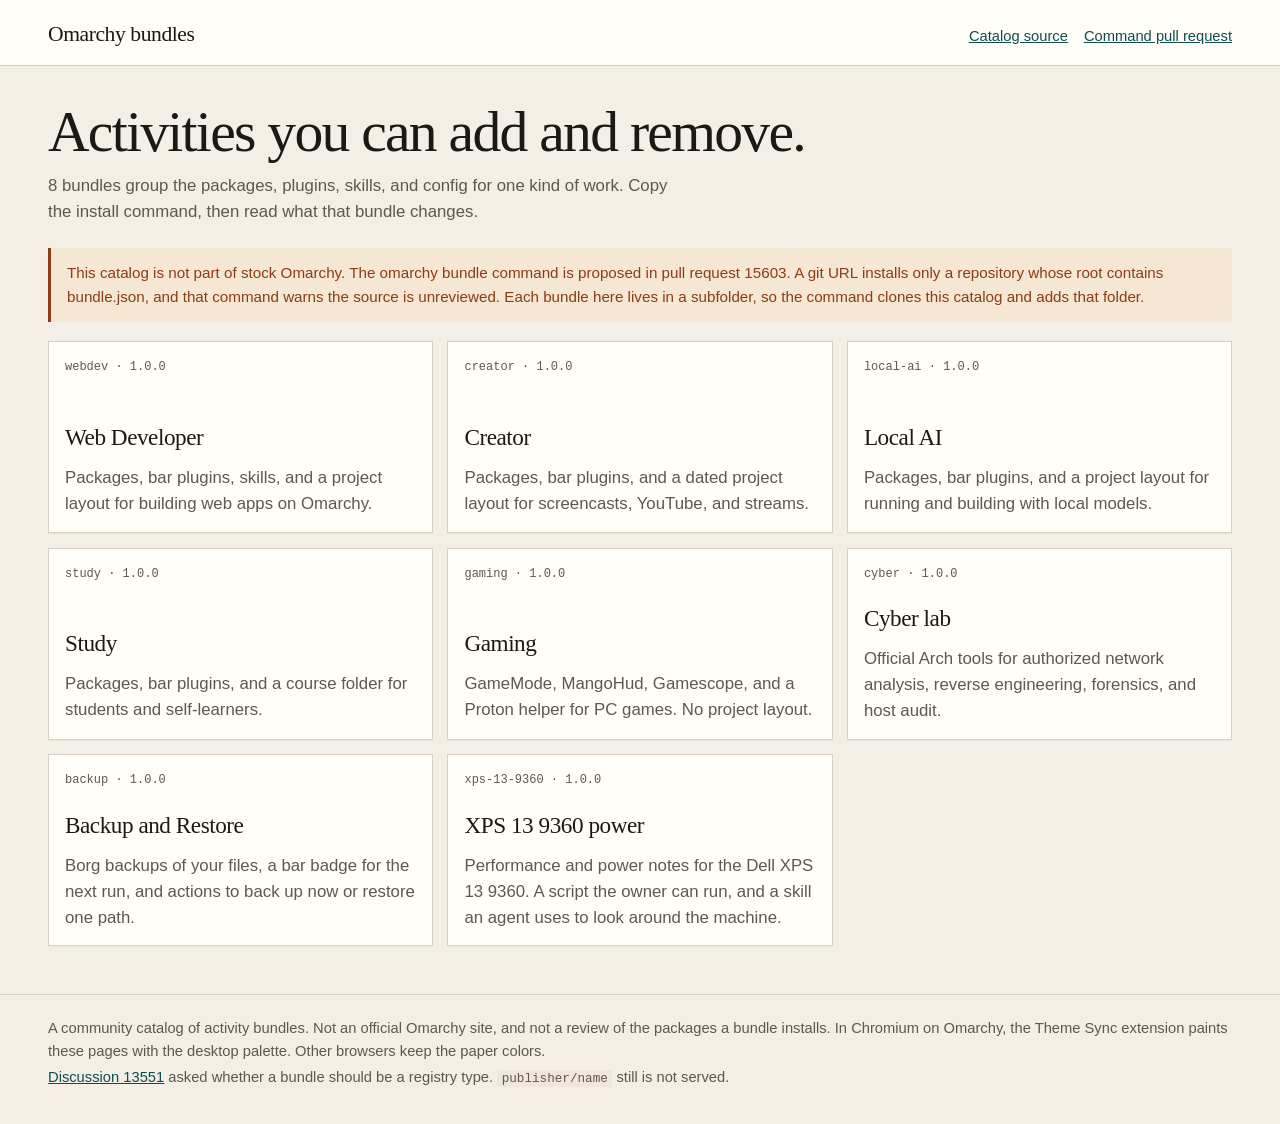
<file: site/index.html>
<!DOCTYPE html>
<html lang="en">
<head>
<meta charset="utf-8">
<meta name="viewport" content="width=device-width, initial-scale=1">
<title>Omarchy bundles</title>
<link rel="stylesheet" href="css/site.css">
</head>
<body>
<a class="skip" href="#content">Skip to content</a>
<header class="site">
  <div class="wrap brand">
    <a class="mark" href="index.html">Omarchy bundles</a>
    <nav>
      <a href="https://github.com/calledtoconstruct/omarchy-bundles">Catalog source</a>
      <a href="https://github.com/omacom/omarchy/pull/15603">Command pull request</a>
    </nav>
  </div>
</header>

<main id="content">
  <div class="wrap hero">
    <h1>Activities you can add and remove.</h1>
    <p class="lede">8 bundles group the packages, plugins, skills, and config for one kind of work. Copy the install command, then read what that bundle changes.</p>
    <p class="notice">This catalog is not part of stock Omarchy. The omarchy bundle command is proposed in pull request 15603. A git URL installs only a repository whose root contains bundle.json, and that command warns the source is unreviewed. Each bundle here lives in a subfolder, so the command clones this catalog and adds that folder.</p>
  </div>
  <div class="wrap grid">
    <a class="card" href="bundles/webdev/"><p class="meta">webdev · 1.0.0</p><h2>Web Developer</h2><p>Packages, bar plugins, skills, and a project layout for building web apps on Omarchy.</p></a><a class="card" href="bundles/creator/"><p class="meta">creator · 1.0.0</p><h2>Creator</h2><p>Packages, bar plugins, and a dated project layout for screencasts, YouTube, and streams.</p></a><a class="card" href="bundles/local-ai/"><p class="meta">local-ai · 1.0.0</p><h2>Local AI</h2><p>Packages, bar plugins, and a project layout for running and building with local models.</p></a><a class="card" href="bundles/study/"><p class="meta">study · 1.0.0</p><h2>Study</h2><p>Packages, bar plugins, and a course folder for students and self-learners.</p></a><a class="card" href="bundles/gaming/"><p class="meta">gaming · 1.0.0</p><h2>Gaming</h2><p>GameMode, MangoHud, Gamescope, and a Proton helper for PC games. No project layout.</p></a><a class="card" href="bundles/cyber/"><p class="meta">cyber · 1.0.0</p><h2>Cyber lab</h2><p>Official Arch tools for authorized network analysis, reverse engineering, forensics, and host audit.</p></a><a class="card" href="bundles/backup/"><p class="meta">backup · 1.0.0</p><h2>Backup and Restore</h2><p>Borg backups of your files, a bar badge for the next run, and actions to back up now or restore one path.</p></a><a class="card" href="bundles/xps-13-9360/"><p class="meta">xps-13-9360 · 1.0.0</p><h2>XPS 13 9360 power</h2><p>Performance and power notes for the Dell XPS 13 9360. A script the owner can run, and a skill an agent uses to look around the machine.</p></a>
  </div>
</main>

<footer class="site">
  <div class="wrap">
    <p>A community catalog of activity bundles. Not an official Omarchy site, and not a review of the packages a bundle installs. In Chromium on Omarchy, the Theme Sync extension paints these pages with the desktop palette. Other browsers keep the paper colors.</p>
    <p><a href="https://github.com/omacom/omarchy/discussions/13551">Discussion 13551</a> asked whether a bundle should be a registry type. <code>publisher/name</code> still is not served.</p>
  </div>
</footer>
<script>
document.querySelectorAll("button.copy").forEach(function (button) {
  button.addEventListener("click", function () {
    var text = button.parentElement.nextElementSibling.textContent;
    navigator.clipboard.writeText(text).then(function () {
      button.textContent = "Copied";
    });
  });
});
</script>
</body>
</html>
</file>
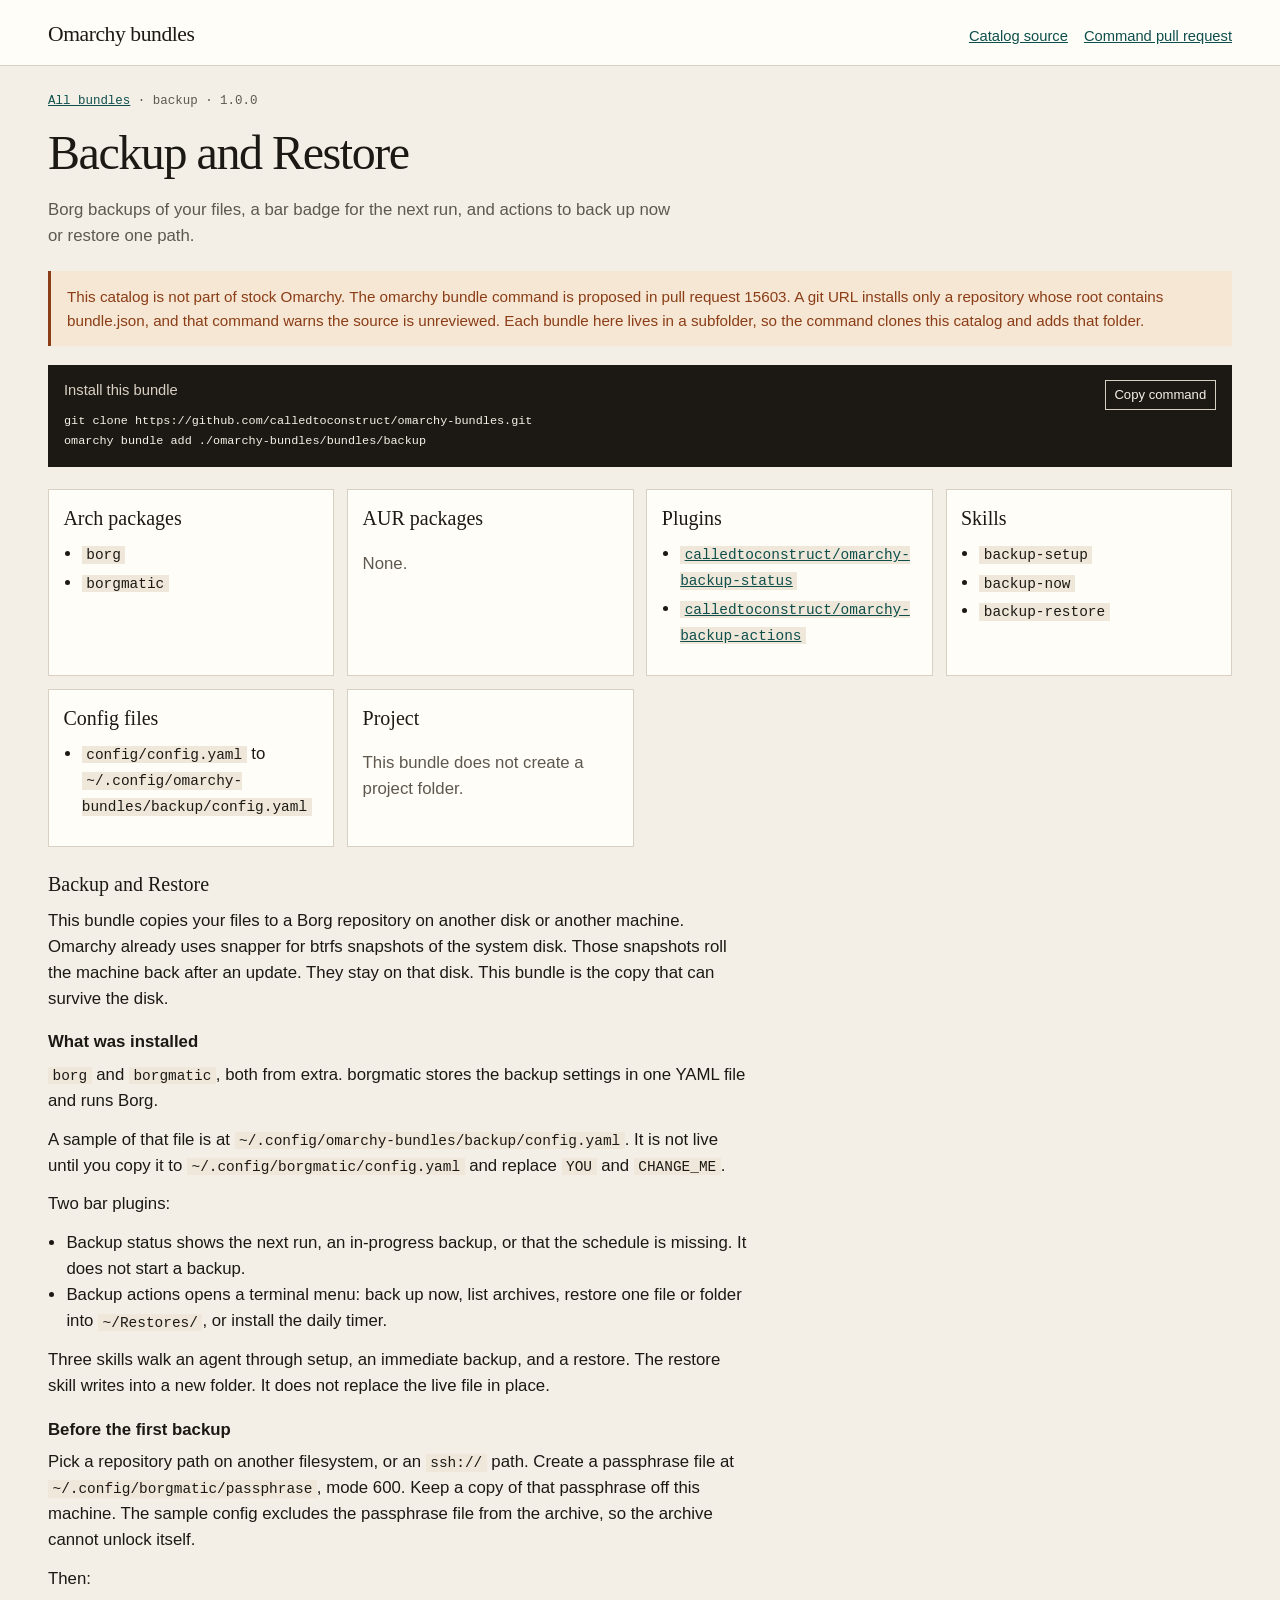
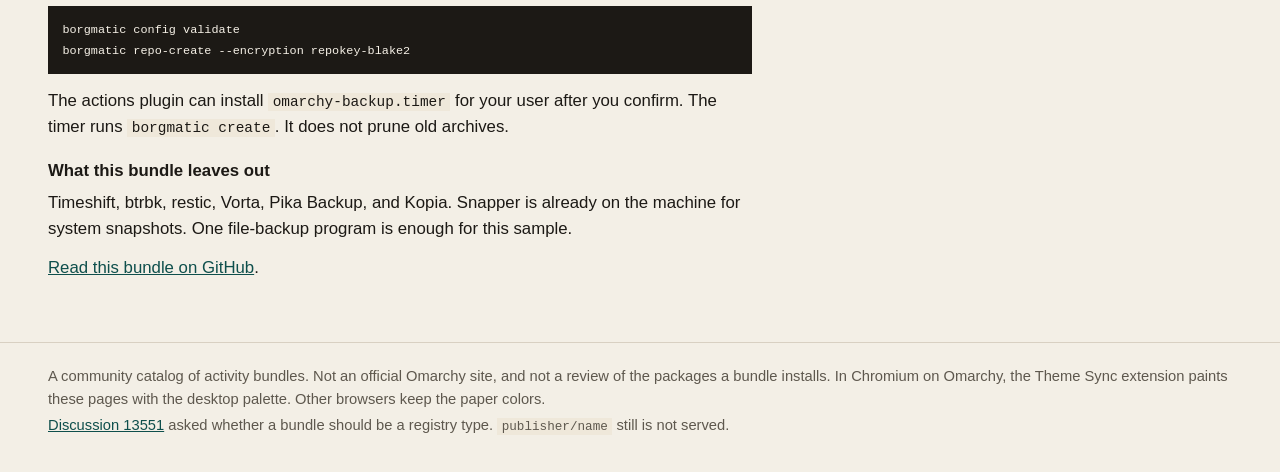
<file: site/bundles/backup/index.html>
<!DOCTYPE html>
<html lang="en">
<head>
<meta charset="utf-8">
<meta name="viewport" content="width=device-width, initial-scale=1">
<title>Backup and Restore · Omarchy bundles</title>
<link rel="stylesheet" href="../../css/site.css">
</head>
<body>
<a class="skip" href="#content">Skip to content</a>
<header class="site">
  <div class="wrap brand">
    <a class="mark" href="../../index.html">Omarchy bundles</a>
    <nav>
      <a href="https://github.com/calledtoconstruct/omarchy-bundles">Catalog source</a>
      <a href="https://github.com/omacom/omarchy/pull/15603">Command pull request</a>
    </nav>
  </div>
</header>

<main id="content" class="detail">
  <div class="wrap">
    <p class="kicker"><a href="../../index.html">All bundles</a> · backup · 1.0.0</p>
    <h1>Backup and Restore</h1>
    <p class="lede">Borg backups of your files, a bar badge for the next run, and actions to back up now or restore one path.</p>
    <p class="notice">This catalog is not part of stock Omarchy. The omarchy bundle command is proposed in pull request 15603. A git URL installs only a repository whose root contains bundle.json, and that command warns the source is unreviewed. Each bundle here lives in a subfolder, so the command clones this catalog and adds that folder.</p>
    <div class="install">
      <div class="row"><p>Install this bundle</p><button class="copy" type="button">Copy command</button></div>
      <pre><code>git clone https://github.com/calledtoconstruct/omarchy-bundles.git
omarchy bundle add ./omarchy-bundles/bundles/backup</code></pre>
    </div>
    <div class="facts">
      <section><h2>Arch packages</h2><ul><li><code>borg</code></li><li><code>borgmatic</code></li></ul></section>
      <section><h2>AUR packages</h2><p class="empty">None.</p></section>
      <section><h2>Plugins</h2><ul><li><a href="https://github.com/calledtoconstruct/omarchy-backup-status.git"><code>calledtoconstruct/omarchy-backup-status</code></a></li><li><a href="https://github.com/calledtoconstruct/omarchy-backup-actions.git"><code>calledtoconstruct/omarchy-backup-actions</code></a></li></ul></section>
      <section><h2>Skills</h2><ul><li><code>backup-setup</code></li><li><code>backup-now</code></li><li><code>backup-restore</code></li></ul></section>
      <section><h2>Config files</h2><ul><li><code>config/config.yaml</code> to <code>~/.config/omarchy-bundles/backup/config.yaml</code></li></ul></section>
      
      <section><h2>Project</h2><p class="empty">This bundle does not create a project folder.</p></section>
    </div>
    <article class="prose">
      <h2>Backup and Restore</h2>
<p>This bundle copies your files to a Borg repository on another disk or another machine. Omarchy already uses snapper for btrfs snapshots of the system disk. Those snapshots roll the machine back after an update. They stay on that disk. This bundle is the copy that can survive the disk.</p>
<h3>What was installed</h3>
<p><code>borg</code> and <code>borgmatic</code>, both from extra. borgmatic stores the backup settings in one YAML file and runs Borg.</p>
<p>A sample of that file is at <code>~/.config/omarchy-bundles/backup/config.yaml</code>. It is not live until you copy it to <code>~/.config/borgmatic/config.yaml</code> and replace <code>YOU</code> and <code>CHANGE_ME</code>.</p>
<p>Two bar plugins:</p>
<ul><li>Backup status shows the next run, an in-progress backup, or that the schedule is missing. It does not start a backup.</li><li>Backup actions opens a terminal menu: back up now, list archives, restore one file or folder into <code>~/Restores/</code>, or install the daily timer.</li></ul>
<p>Three skills walk an agent through setup, an immediate backup, and a restore. The restore skill writes into a new folder. It does not replace the live file in place.</p>
<h3>Before the first backup</h3>
<p>Pick a repository path on another filesystem, or an <code>ssh://</code> path. Create a passphrase file at <code>~/.config/borgmatic/passphrase</code>, mode 600. Keep a copy of that passphrase off this machine. The sample config excludes the passphrase file from the archive, so the archive cannot unlock itself.</p>
<p>Then:</p>
<pre><code>borgmatic config validate
borgmatic repo-create --encryption repokey-blake2</code></pre>
<p>The actions plugin can install <code>omarchy-backup.timer</code> for your user after you confirm. The timer runs <code>borgmatic create</code>. It does not prune old archives.</p>
<h3>What this bundle leaves out</h3>
<p>Timeshift, btrbk, restic, Vorta, Pika Backup, and Kopia. Snapper is already on the machine for system snapshots. One file-backup program is enough for this sample.</p>
      <p><a href="https://github.com/calledtoconstruct/omarchy-bundles/tree/main/bundles/backup">Read this bundle on GitHub</a>.</p>
    </article>
  </div>
</main>

<footer class="site">
  <div class="wrap">
    <p>A community catalog of activity bundles. Not an official Omarchy site, and not a review of the packages a bundle installs. In Chromium on Omarchy, the Theme Sync extension paints these pages with the desktop palette. Other browsers keep the paper colors.</p>
    <p><a href="https://github.com/omacom/omarchy/discussions/13551">Discussion 13551</a> asked whether a bundle should be a registry type. <code>publisher/name</code> still is not served.</p>
  </div>
</footer>
<script>
document.querySelectorAll("button.copy").forEach(function (button) {
  button.addEventListener("click", function () {
    var text = button.parentElement.nextElementSibling.textContent;
    navigator.clipboard.writeText(text).then(function () {
      button.textContent = "Copied";
    });
  });
});
</script>
</body>
</html>
</file>
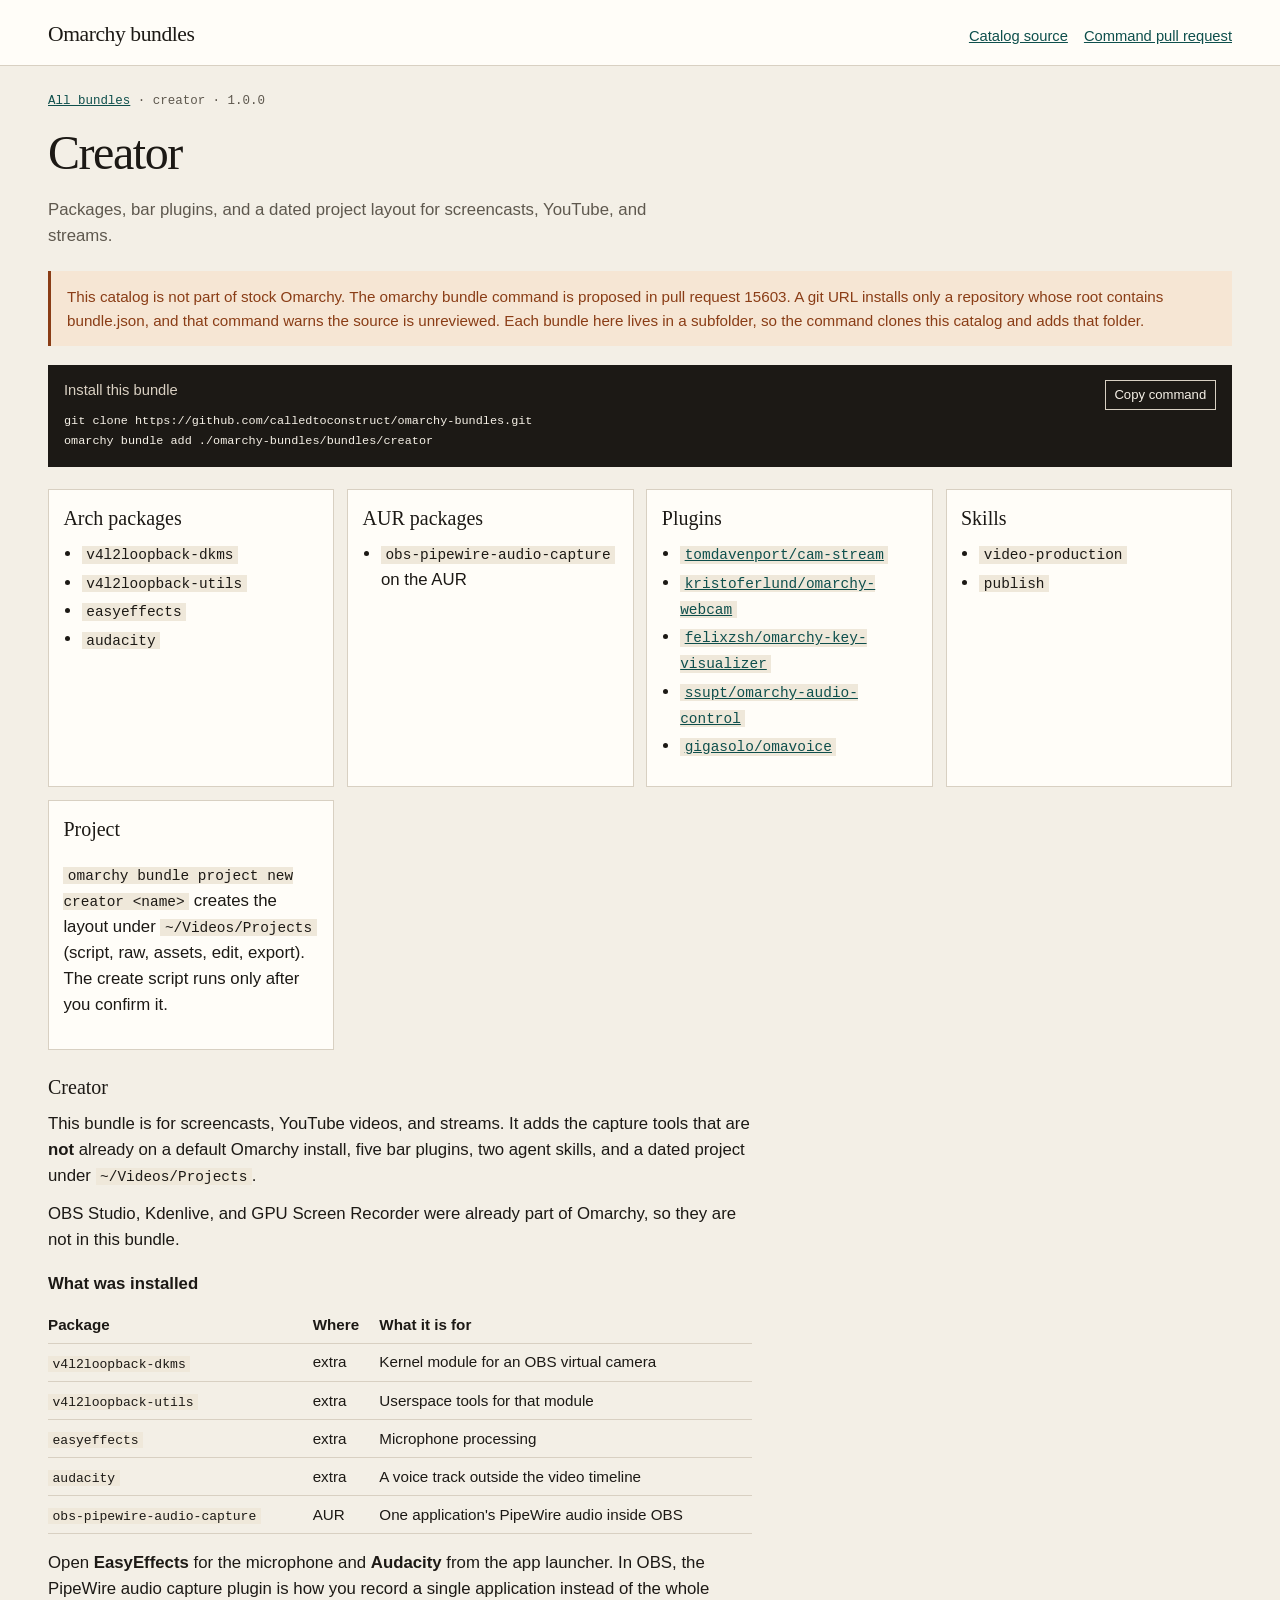
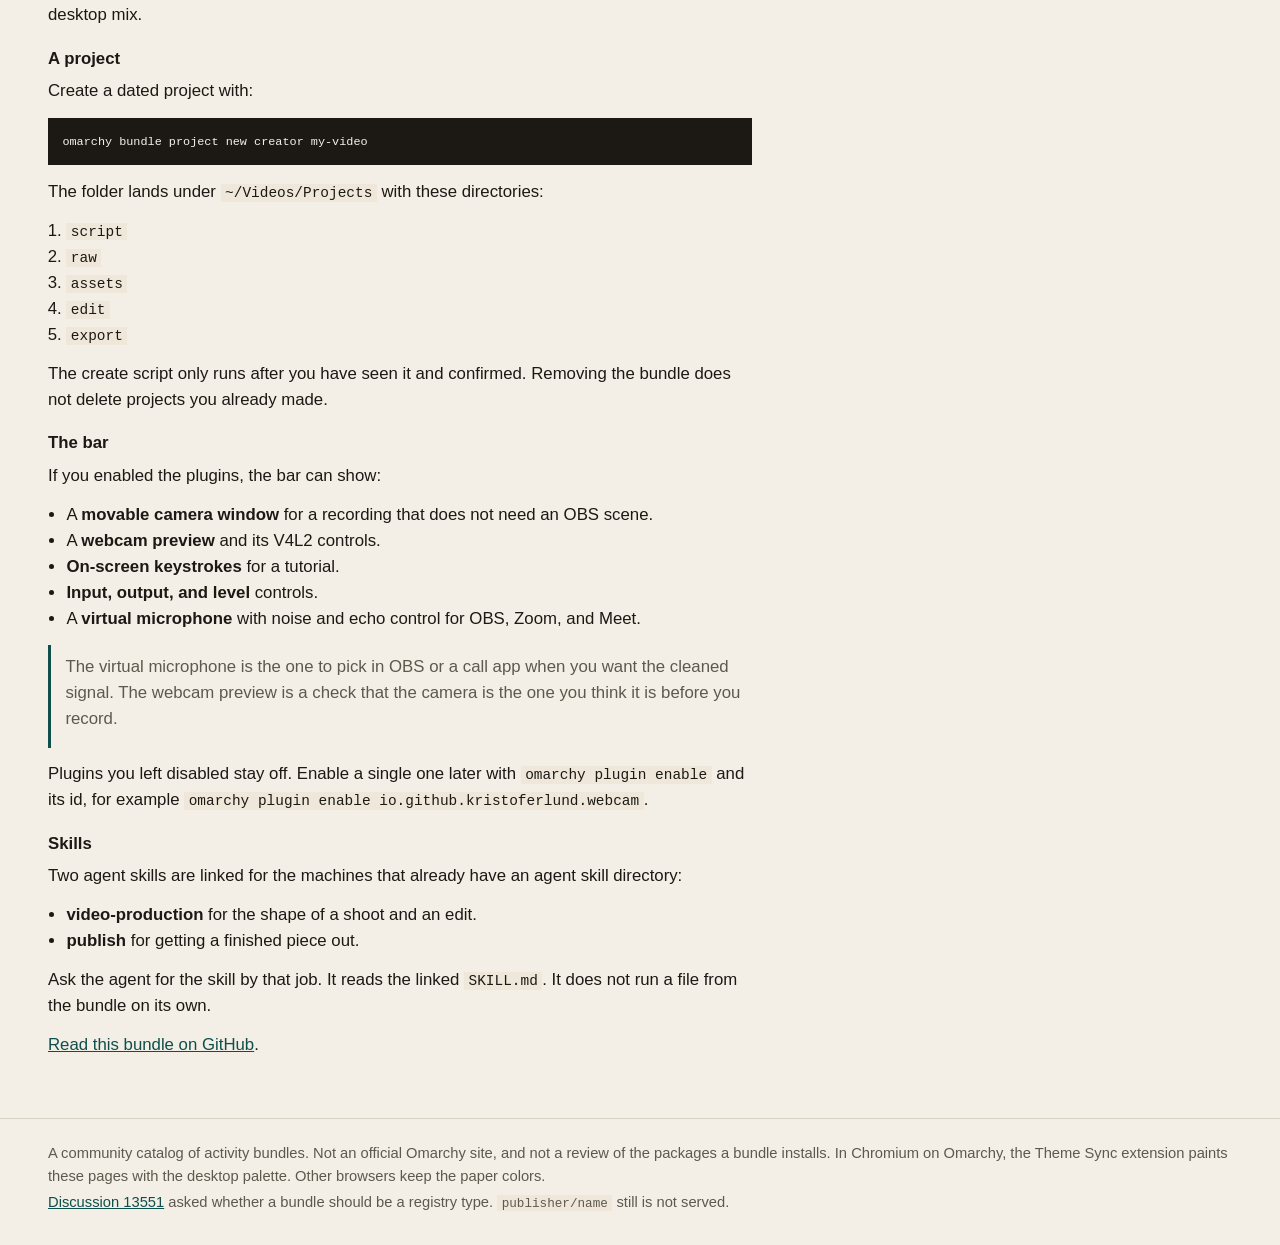
<file: site/bundles/creator/index.html>
<!DOCTYPE html>
<html lang="en">
<head>
<meta charset="utf-8">
<meta name="viewport" content="width=device-width, initial-scale=1">
<title>Creator · Omarchy bundles</title>
<link rel="stylesheet" href="../../css/site.css">
</head>
<body>
<a class="skip" href="#content">Skip to content</a>
<header class="site">
  <div class="wrap brand">
    <a class="mark" href="../../index.html">Omarchy bundles</a>
    <nav>
      <a href="https://github.com/calledtoconstruct/omarchy-bundles">Catalog source</a>
      <a href="https://github.com/omacom/omarchy/pull/15603">Command pull request</a>
    </nav>
  </div>
</header>

<main id="content" class="detail">
  <div class="wrap">
    <p class="kicker"><a href="../../index.html">All bundles</a> · creator · 1.0.0</p>
    <h1>Creator</h1>
    <p class="lede">Packages, bar plugins, and a dated project layout for screencasts, YouTube, and streams.</p>
    <p class="notice">This catalog is not part of stock Omarchy. The omarchy bundle command is proposed in pull request 15603. A git URL installs only a repository whose root contains bundle.json, and that command warns the source is unreviewed. Each bundle here lives in a subfolder, so the command clones this catalog and adds that folder.</p>
    <div class="install">
      <div class="row"><p>Install this bundle</p><button class="copy" type="button">Copy command</button></div>
      <pre><code>git clone https://github.com/calledtoconstruct/omarchy-bundles.git
omarchy bundle add ./omarchy-bundles/bundles/creator</code></pre>
    </div>
    <div class="facts">
      <section><h2>Arch packages</h2><ul><li><code>v4l2loopback-dkms</code></li><li><code>v4l2loopback-utils</code></li><li><code>easyeffects</code></li><li><code>audacity</code></li></ul></section>
      <section><h2>AUR packages</h2><ul><li><code>obs-pipewire-audio-capture</code> on the AUR</li></ul></section>
      <section><h2>Plugins</h2><ul><li><a href="https://github.com/tomdavenport/cam-stream.git"><code>tomdavenport/cam-stream</code></a></li><li><a href="https://github.com/kristoferlund/omarchy-webcam.git"><code>kristoferlund/omarchy-webcam</code></a></li><li><a href="https://github.com/felixzsh/omarchy-key-visualizer.git"><code>felixzsh/omarchy-key-visualizer</code></a></li><li><a href="https://github.com/ssupt/omarchy-audio-control.git"><code>ssupt/omarchy-audio-control</code></a></li><li><a href="https://github.com/gigasolo/omavoice.git"><code>gigasolo/omavoice</code></a></li></ul></section>
      <section><h2>Skills</h2><ul><li><code>video-production</code></li><li><code>publish</code></li></ul></section>
      
      
      <section><h2>Project</h2><p><code>omarchy bundle project new creator &lt;name&gt;</code> creates the layout under <code>~/Videos/Projects</code> (script, raw, assets, edit, export). The create script runs only after you confirm it.</p></section>
    </div>
    <article class="prose">
      <h2>Creator</h2>
<p>This bundle is for screencasts, YouTube videos, and streams. It adds the capture tools that are <strong>not</strong> already on a default Omarchy install, five bar plugins, two agent skills, and a dated project under <code>~/Videos/Projects</code>.</p>
<p>OBS Studio, Kdenlive, and GPU Screen Recorder were already part of Omarchy, so they are not in this bundle.</p>
<h3>What was installed</h3>
<table><thead><tr><th>Package</th><th>Where</th><th>What it is for</th></tr></thead><tbody><tr><td><code>v4l2loopback-dkms</code></td><td>extra</td><td>Kernel module for an OBS virtual camera</td></tr><tr><td><code>v4l2loopback-utils</code></td><td>extra</td><td>Userspace tools for that module</td></tr><tr><td><code>easyeffects</code></td><td>extra</td><td>Microphone processing</td></tr><tr><td><code>audacity</code></td><td>extra</td><td>A voice track outside the video timeline</td></tr><tr><td><code>obs-pipewire-audio-capture</code></td><td>AUR</td><td>One application&#x27;s PipeWire audio inside OBS</td></tr></tbody></table>
<p>Open <strong>EasyEffects</strong> for the microphone and <strong>Audacity</strong> from the app launcher. In OBS, the PipeWire audio capture plugin is how you record a single application instead of the whole desktop mix.</p>
<h3>A project</h3>
<p>Create a dated project with:</p>
<pre><code>omarchy bundle project new creator my-video</code></pre>
<p>The folder lands under <code>~/Videos/Projects</code> with these directories:</p>
<ol><li><code>script</code></li><li><code>raw</code></li><li><code>assets</code></li><li><code>edit</code></li><li><code>export</code></li></ol>
<p>The create script only runs after you have seen it and confirmed. Removing the bundle does not delete projects you already made.</p>
<h3>The bar</h3>
<p>If you enabled the plugins, the bar can show:</p>
<ul><li>A <strong>movable camera window</strong> for a recording that does not need an OBS scene.</li><li>A <strong>webcam preview</strong> and its V4L2 controls.</li><li><strong>On-screen keystrokes</strong> for a tutorial.</li><li><strong>Input, output, and level</strong> controls.</li><li>A <strong>virtual microphone</strong> with noise and echo control for OBS, Zoom, and Meet.</li></ul>
<blockquote><p>The virtual microphone is the one to pick in OBS or a call app when you want the cleaned signal. The webcam preview is a check that the camera is the one you think it is before you record.</p></blockquote>
<p>Plugins you left disabled stay off. Enable a single one later with <code>omarchy plugin enable</code> and its id, for example <code>omarchy plugin enable io.github.kristoferlund.webcam</code>.</p>
<h3>Skills</h3>
<p>Two agent skills are linked for the machines that already have an agent skill directory:</p>
<ul><li><strong>video-production</strong> for the shape of a shoot and an edit.</li><li><strong>publish</strong> for getting a finished piece out.</li></ul>
<p>Ask the agent for the skill by that job. It reads the linked <code>SKILL.md</code>. It does not run a file from the bundle on its own.</p>
      <p><a href="https://github.com/calledtoconstruct/omarchy-bundles/tree/main/bundles/creator">Read this bundle on GitHub</a>.</p>
    </article>
  </div>
</main>

<footer class="site">
  <div class="wrap">
    <p>A community catalog of activity bundles. Not an official Omarchy site, and not a review of the packages a bundle installs. In Chromium on Omarchy, the Theme Sync extension paints these pages with the desktop palette. Other browsers keep the paper colors.</p>
    <p><a href="https://github.com/omacom/omarchy/discussions/13551">Discussion 13551</a> asked whether a bundle should be a registry type. <code>publisher/name</code> still is not served.</p>
  </div>
</footer>
<script>
document.querySelectorAll("button.copy").forEach(function (button) {
  button.addEventListener("click", function () {
    var text = button.parentElement.nextElementSibling.textContent;
    navigator.clipboard.writeText(text).then(function () {
      button.textContent = "Copied";
    });
  });
});
</script>
</body>
</html>
</file>
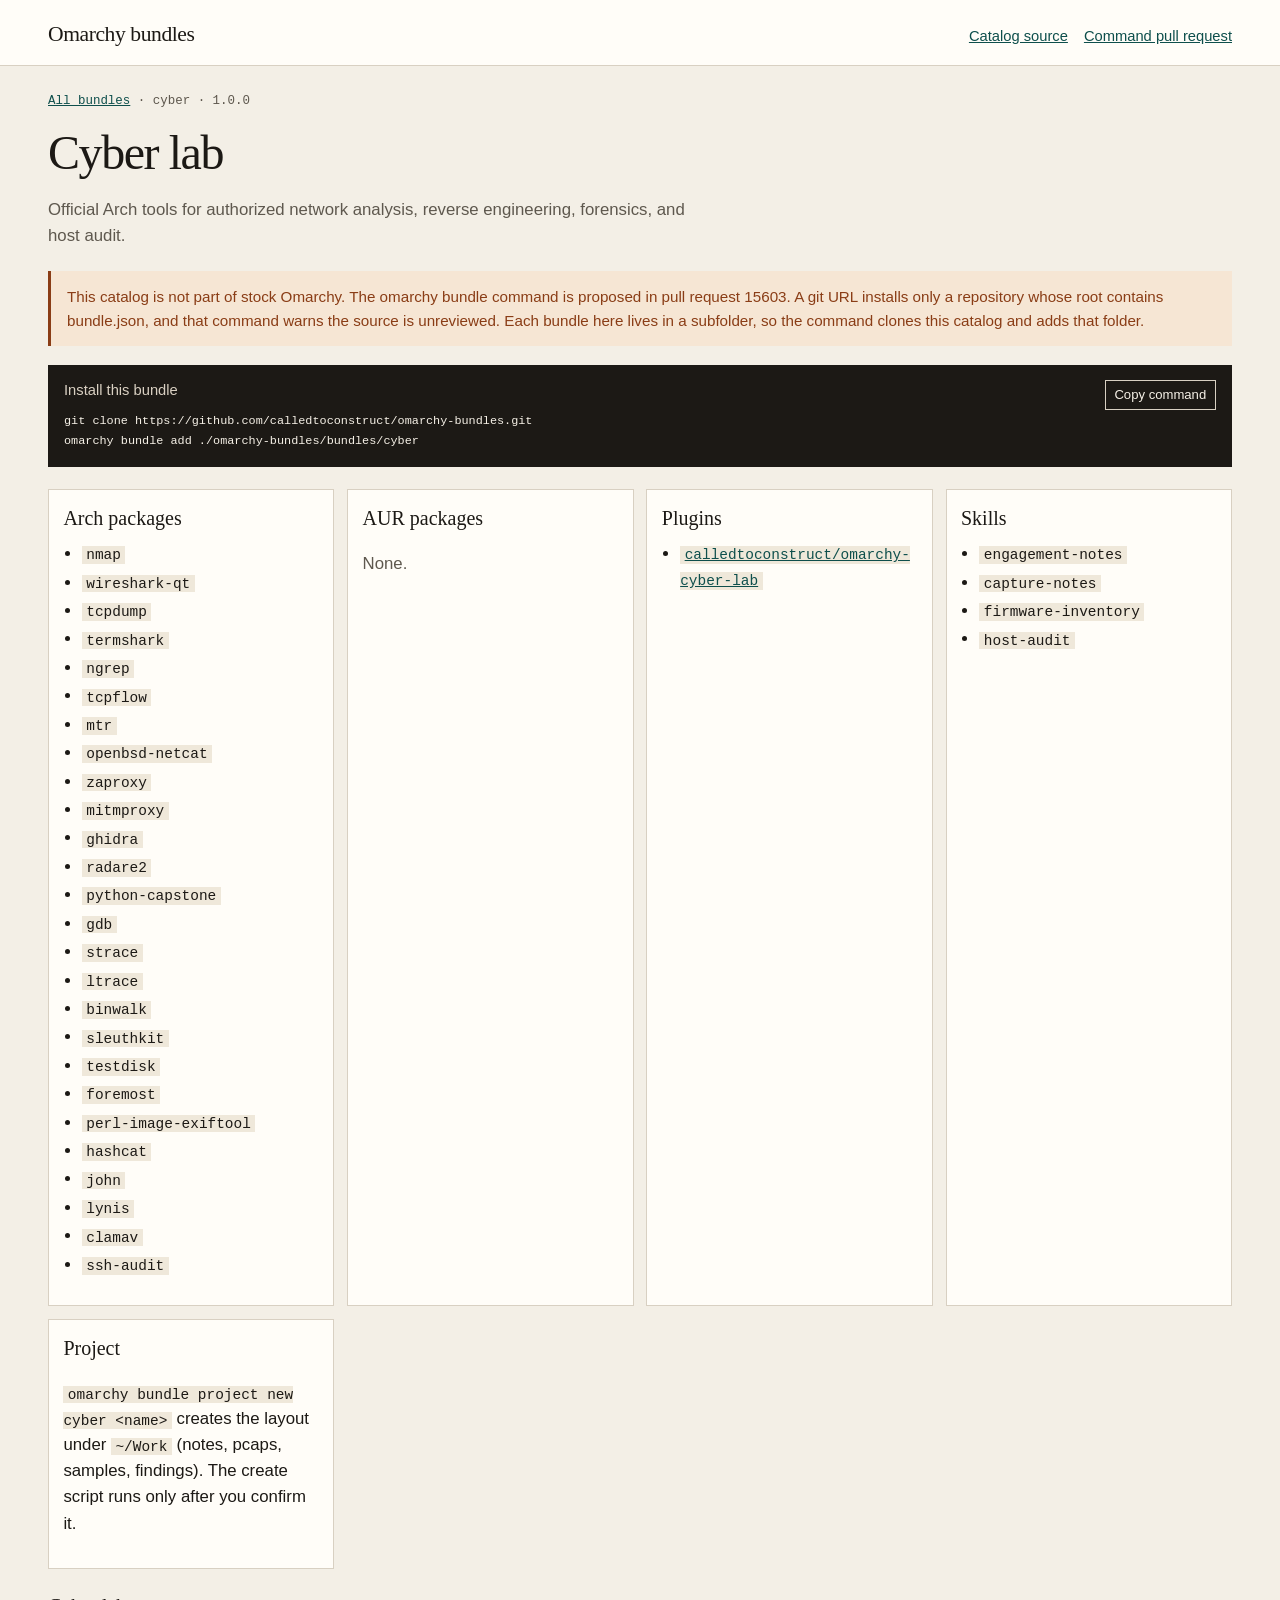
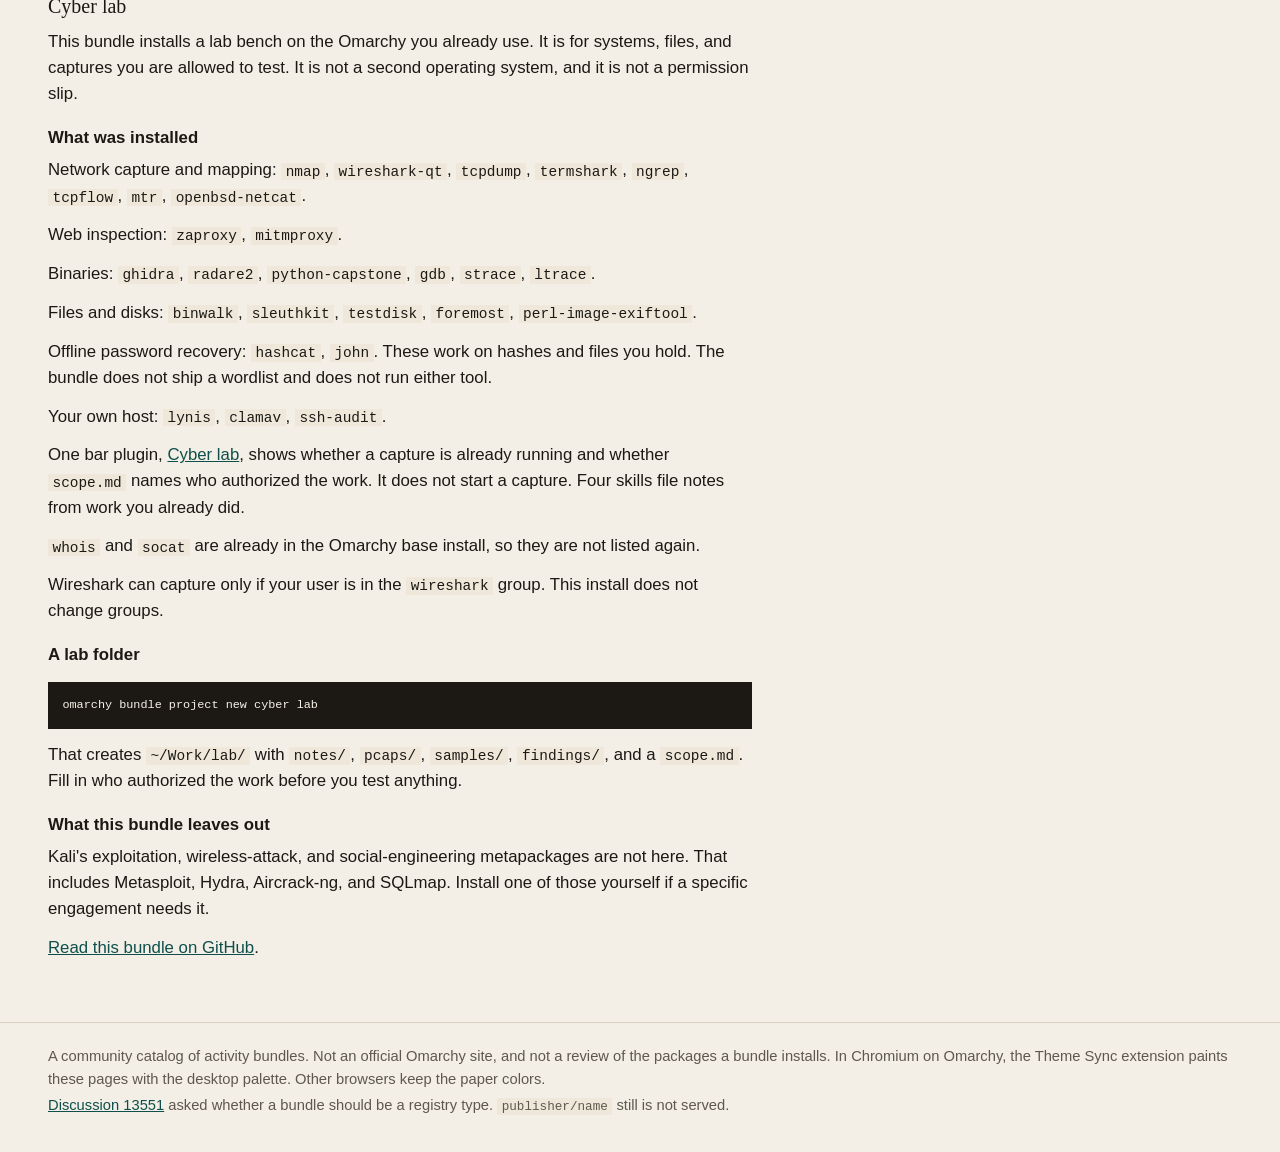
<file: site/bundles/cyber/index.html>
<!DOCTYPE html>
<html lang="en">
<head>
<meta charset="utf-8">
<meta name="viewport" content="width=device-width, initial-scale=1">
<title>Cyber lab · Omarchy bundles</title>
<link rel="stylesheet" href="../../css/site.css">
</head>
<body>
<a class="skip" href="#content">Skip to content</a>
<header class="site">
  <div class="wrap brand">
    <a class="mark" href="../../index.html">Omarchy bundles</a>
    <nav>
      <a href="https://github.com/calledtoconstruct/omarchy-bundles">Catalog source</a>
      <a href="https://github.com/omacom/omarchy/pull/15603">Command pull request</a>
    </nav>
  </div>
</header>

<main id="content" class="detail">
  <div class="wrap">
    <p class="kicker"><a href="../../index.html">All bundles</a> · cyber · 1.0.0</p>
    <h1>Cyber lab</h1>
    <p class="lede">Official Arch tools for authorized network analysis, reverse engineering, forensics, and host audit.</p>
    <p class="notice">This catalog is not part of stock Omarchy. The omarchy bundle command is proposed in pull request 15603. A git URL installs only a repository whose root contains bundle.json, and that command warns the source is unreviewed. Each bundle here lives in a subfolder, so the command clones this catalog and adds that folder.</p>
    <div class="install">
      <div class="row"><p>Install this bundle</p><button class="copy" type="button">Copy command</button></div>
      <pre><code>git clone https://github.com/calledtoconstruct/omarchy-bundles.git
omarchy bundle add ./omarchy-bundles/bundles/cyber</code></pre>
    </div>
    <div class="facts">
      <section><h2>Arch packages</h2><ul><li><code>nmap</code></li><li><code>wireshark-qt</code></li><li><code>tcpdump</code></li><li><code>termshark</code></li><li><code>ngrep</code></li><li><code>tcpflow</code></li><li><code>mtr</code></li><li><code>openbsd-netcat</code></li><li><code>zaproxy</code></li><li><code>mitmproxy</code></li><li><code>ghidra</code></li><li><code>radare2</code></li><li><code>python-capstone</code></li><li><code>gdb</code></li><li><code>strace</code></li><li><code>ltrace</code></li><li><code>binwalk</code></li><li><code>sleuthkit</code></li><li><code>testdisk</code></li><li><code>foremost</code></li><li><code>perl-image-exiftool</code></li><li><code>hashcat</code></li><li><code>john</code></li><li><code>lynis</code></li><li><code>clamav</code></li><li><code>ssh-audit</code></li></ul></section>
      <section><h2>AUR packages</h2><p class="empty">None.</p></section>
      <section><h2>Plugins</h2><ul><li><a href="https://github.com/calledtoconstruct/omarchy-cyber-lab.git"><code>calledtoconstruct/omarchy-cyber-lab</code></a></li></ul></section>
      <section><h2>Skills</h2><ul><li><code>engagement-notes</code></li><li><code>capture-notes</code></li><li><code>firmware-inventory</code></li><li><code>host-audit</code></li></ul></section>
      
      
      <section><h2>Project</h2><p><code>omarchy bundle project new cyber &lt;name&gt;</code> creates the layout under <code>~/Work</code> (notes, pcaps, samples, findings). The create script runs only after you confirm it.</p></section>
    </div>
    <article class="prose">
      <h2>Cyber lab</h2>
<p>This bundle installs a lab bench on the Omarchy you already use. It is for systems, files, and captures you are allowed to test. It is not a second operating system, and it is not a permission slip.</p>
<h3>What was installed</h3>
<p>Network capture and mapping: <code>nmap</code>, <code>wireshark-qt</code>, <code>tcpdump</code>, <code>termshark</code>, <code>ngrep</code>, <code>tcpflow</code>, <code>mtr</code>, <code>openbsd-netcat</code>.</p>
<p>Web inspection: <code>zaproxy</code>, <code>mitmproxy</code>.</p>
<p>Binaries: <code>ghidra</code>, <code>radare2</code>, <code>python-capstone</code>, <code>gdb</code>, <code>strace</code>, <code>ltrace</code>.</p>
<p>Files and disks: <code>binwalk</code>, <code>sleuthkit</code>, <code>testdisk</code>, <code>foremost</code>, <code>perl-image-exiftool</code>.</p>
<p>Offline password recovery: <code>hashcat</code>, <code>john</code>. These work on hashes and files you hold. The bundle does not ship a wordlist and does not run either tool.</p>
<p>Your own host: <code>lynis</code>, <code>clamav</code>, <code>ssh-audit</code>.</p>
<p>One bar plugin, <a href="https://github.com/calledtoconstruct/omarchy-cyber-lab">Cyber lab</a>, shows whether a capture is already running and whether <code>scope.md</code> names who authorized the work. It does not start a capture. Four skills file notes from work you already did.</p>
<p><code>whois</code> and <code>socat</code> are already in the Omarchy base install, so they are not listed again.</p>
<p>Wireshark can capture only if your user is in the <code>wireshark</code> group. This install does not change groups.</p>
<h3>A lab folder</h3>
<pre><code>omarchy bundle project new cyber lab</code></pre>
<p>That creates <code>~/Work/lab/</code> with <code>notes/</code>, <code>pcaps/</code>, <code>samples/</code>, <code>findings/</code>, and a <code>scope.md</code>. Fill in who authorized the work before you test anything.</p>
<h3>What this bundle leaves out</h3>
<p>Kali&#x27;s exploitation, wireless-attack, and social-engineering metapackages are not here. That includes Metasploit, Hydra, Aircrack-ng, and SQLmap. Install one of those yourself if a specific engagement needs it.</p>
      <p><a href="https://github.com/calledtoconstruct/omarchy-bundles/tree/main/bundles/cyber">Read this bundle on GitHub</a>.</p>
    </article>
  </div>
</main>

<footer class="site">
  <div class="wrap">
    <p>A community catalog of activity bundles. Not an official Omarchy site, and not a review of the packages a bundle installs. In Chromium on Omarchy, the Theme Sync extension paints these pages with the desktop palette. Other browsers keep the paper colors.</p>
    <p><a href="https://github.com/omacom/omarchy/discussions/13551">Discussion 13551</a> asked whether a bundle should be a registry type. <code>publisher/name</code> still is not served.</p>
  </div>
</footer>
<script>
document.querySelectorAll("button.copy").forEach(function (button) {
  button.addEventListener("click", function () {
    var text = button.parentElement.nextElementSibling.textContent;
    navigator.clipboard.writeText(text).then(function () {
      button.textContent = "Copied";
    });
  });
});
</script>
</body>
</html>
</file>
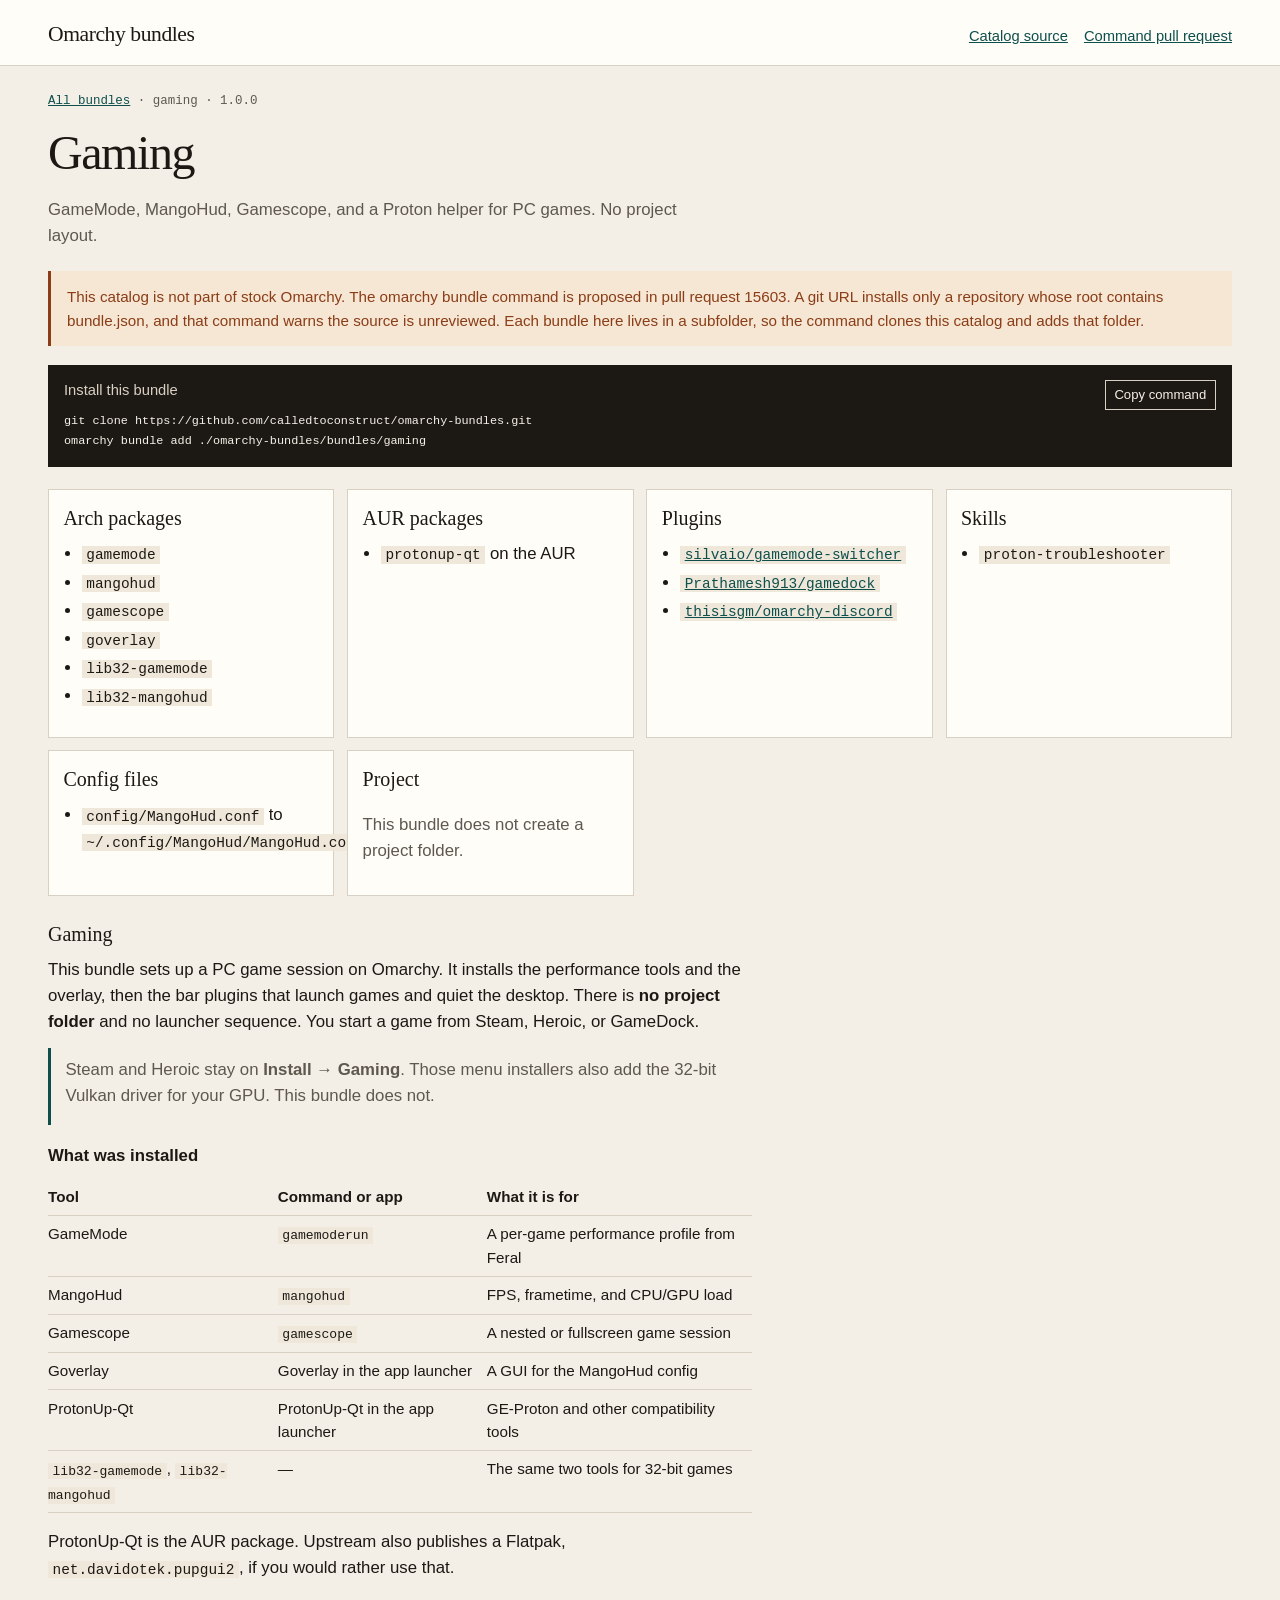
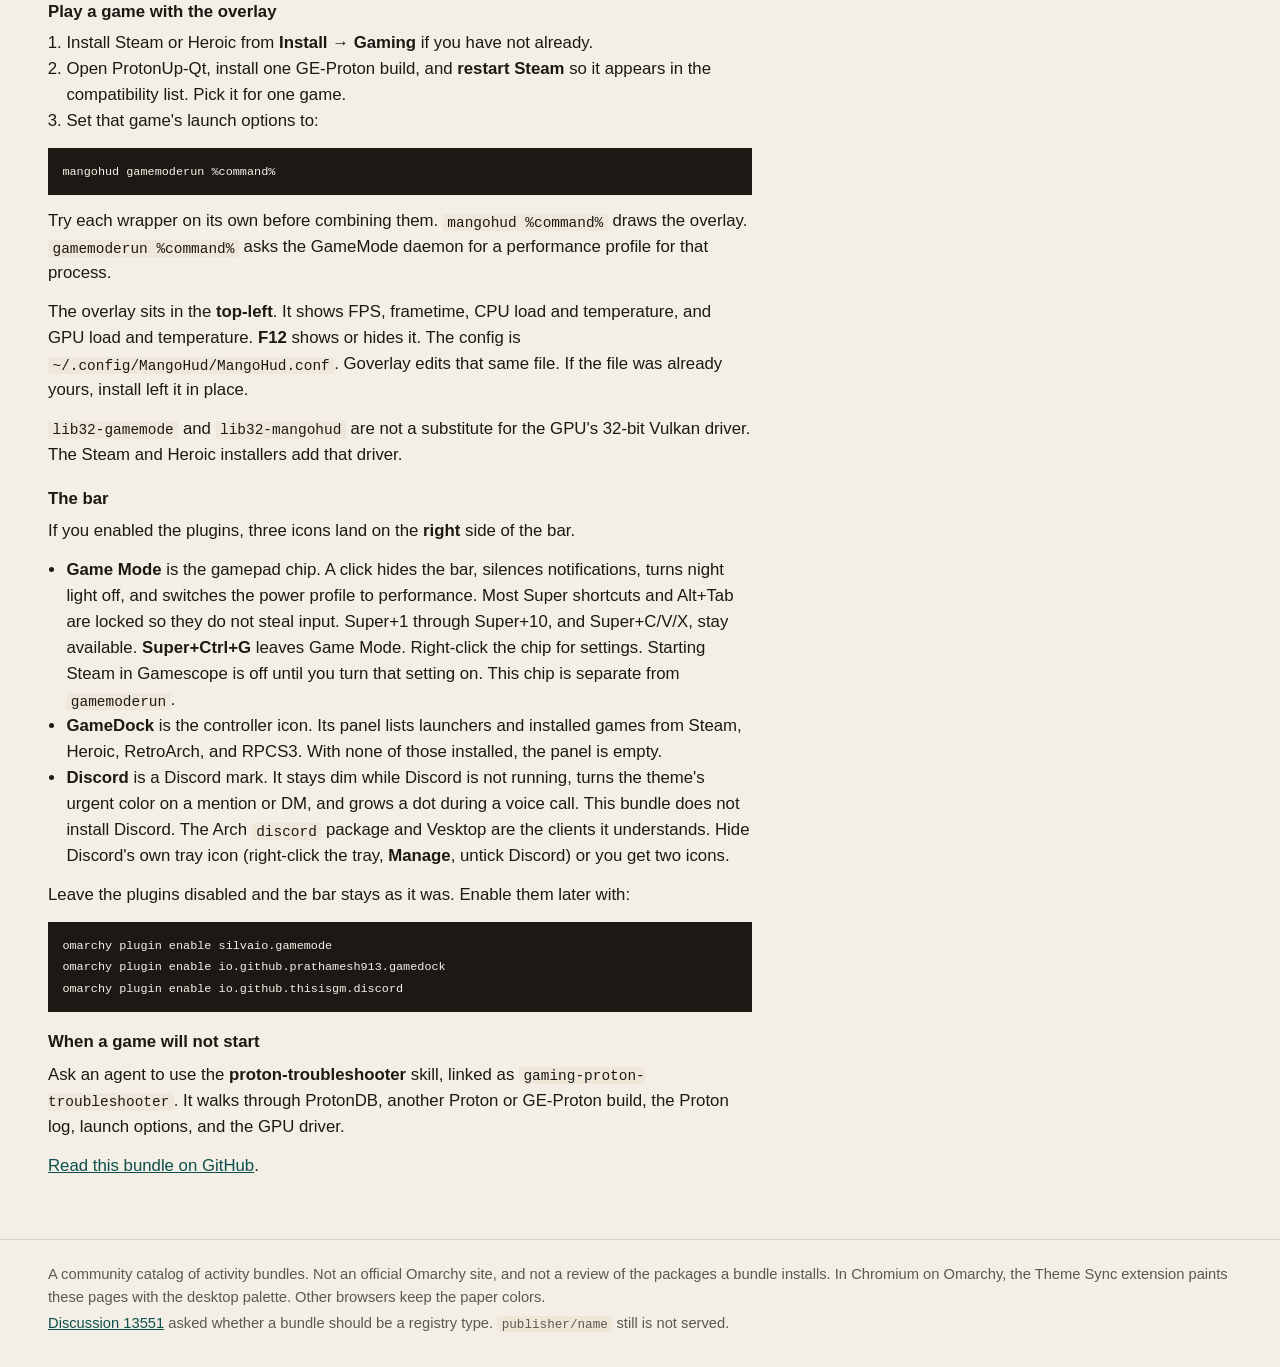
<file: site/bundles/gaming/index.html>
<!DOCTYPE html>
<html lang="en">
<head>
<meta charset="utf-8">
<meta name="viewport" content="width=device-width, initial-scale=1">
<title>Gaming · Omarchy bundles</title>
<link rel="stylesheet" href="../../css/site.css">
</head>
<body>
<a class="skip" href="#content">Skip to content</a>
<header class="site">
  <div class="wrap brand">
    <a class="mark" href="../../index.html">Omarchy bundles</a>
    <nav>
      <a href="https://github.com/calledtoconstruct/omarchy-bundles">Catalog source</a>
      <a href="https://github.com/omacom/omarchy/pull/15603">Command pull request</a>
    </nav>
  </div>
</header>

<main id="content" class="detail">
  <div class="wrap">
    <p class="kicker"><a href="../../index.html">All bundles</a> · gaming · 1.0.0</p>
    <h1>Gaming</h1>
    <p class="lede">GameMode, MangoHud, Gamescope, and a Proton helper for PC games. No project layout.</p>
    <p class="notice">This catalog is not part of stock Omarchy. The omarchy bundle command is proposed in pull request 15603. A git URL installs only a repository whose root contains bundle.json, and that command warns the source is unreviewed. Each bundle here lives in a subfolder, so the command clones this catalog and adds that folder.</p>
    <div class="install">
      <div class="row"><p>Install this bundle</p><button class="copy" type="button">Copy command</button></div>
      <pre><code>git clone https://github.com/calledtoconstruct/omarchy-bundles.git
omarchy bundle add ./omarchy-bundles/bundles/gaming</code></pre>
    </div>
    <div class="facts">
      <section><h2>Arch packages</h2><ul><li><code>gamemode</code></li><li><code>mangohud</code></li><li><code>gamescope</code></li><li><code>goverlay</code></li><li><code>lib32-gamemode</code></li><li><code>lib32-mangohud</code></li></ul></section>
      <section><h2>AUR packages</h2><ul><li><code>protonup-qt</code> on the AUR</li></ul></section>
      <section><h2>Plugins</h2><ul><li><a href="https://github.com/silvaio/gamemode-switcher.git"><code>silvaio/gamemode-switcher</code></a></li><li><a href="https://github.com/Prathamesh913/gamedock.git"><code>Prathamesh913/gamedock</code></a></li><li><a href="https://github.com/thisisgm/omarchy-discord.git"><code>thisisgm/omarchy-discord</code></a></li></ul></section>
      <section><h2>Skills</h2><ul><li><code>proton-troubleshooter</code></li></ul></section>
      <section><h2>Config files</h2><ul><li><code>config/MangoHud.conf</code> to <code>~/.config/MangoHud/MangoHud.conf</code></li></ul></section>
      
      <section><h2>Project</h2><p class="empty">This bundle does not create a project folder.</p></section>
    </div>
    <article class="prose">
      <h2>Gaming</h2>
<p>This bundle sets up a PC game session on Omarchy. It installs the performance tools and the overlay, then the bar plugins that launch games and quiet the desktop. There is <strong>no project folder</strong> and no launcher sequence. You start a game from Steam, Heroic, or GameDock.</p>
<blockquote><p>Steam and Heroic stay on <strong>Install → Gaming</strong>. Those menu installers also add the 32-bit Vulkan driver for your GPU. This bundle does not.</p></blockquote>
<h3>What was installed</h3>
<table><thead><tr><th>Tool</th><th>Command or app</th><th>What it is for</th></tr></thead><tbody><tr><td>GameMode</td><td><code>gamemoderun</code></td><td>A per-game performance profile from Feral</td></tr><tr><td>MangoHud</td><td><code>mangohud</code></td><td>FPS, frametime, and CPU/GPU load</td></tr><tr><td>Gamescope</td><td><code>gamescope</code></td><td>A nested or fullscreen game session</td></tr><tr><td>Goverlay</td><td>Goverlay in the app launcher</td><td>A GUI for the MangoHud config</td></tr><tr><td>ProtonUp-Qt</td><td>ProtonUp-Qt in the app launcher</td><td>GE-Proton and other compatibility tools</td></tr><tr><td><code>lib32-gamemode</code>, <code>lib32-mangohud</code></td><td>—</td><td>The same two tools for 32-bit games</td></tr></tbody></table>
<p>ProtonUp-Qt is the AUR package. Upstream also publishes a Flatpak, <code>net.davidotek.pupgui2</code>, if you would rather use that.</p>
<h3>Play a game with the overlay</h3>
<ol><li>Install Steam or Heroic from <strong>Install → Gaming</strong> if you have not already.</li><li>Open ProtonUp-Qt, install one GE-Proton build, and <strong>restart Steam</strong> so it appears in the compatibility list. Pick it for one game.</li><li>Set that game&#x27;s launch options to:</li></ol>
<pre><code>mangohud gamemoderun %command%</code></pre>
<p>Try each wrapper on its own before combining them. <code>mangohud %command%</code> draws the overlay. <code>gamemoderun %command%</code> asks the GameMode daemon for a performance profile for that process.</p>
<p>The overlay sits in the <strong>top-left</strong>. It shows FPS, frametime, CPU load and temperature, and GPU load and temperature. <strong>F12</strong> shows or hides it. The config is <code>~/.config/MangoHud/MangoHud.conf</code>. Goverlay edits that same file. If the file was already yours, install left it in place.</p>
<p><code>lib32-gamemode</code> and <code>lib32-mangohud</code> are not a substitute for the GPU&#x27;s 32-bit Vulkan driver. The Steam and Heroic installers add that driver.</p>
<h3>The bar</h3>
<p>If you enabled the plugins, three icons land on the <strong>right</strong> side of the bar.</p>
<ul><li><strong>Game Mode</strong> is the gamepad chip. A click hides the bar, silences notifications, turns night light off, and switches the power profile to performance. Most Super shortcuts and Alt+Tab are locked so they do not steal input. Super+1 through Super+10, and Super+C/V/X, stay available. <strong>Super+Ctrl+G</strong> leaves Game Mode. Right-click the chip for settings. Starting Steam in Gamescope is off until you turn that setting on. This chip is separate from <code>gamemoderun</code>.</li><li><strong>GameDock</strong> is the controller icon. Its panel lists launchers and installed games from Steam, Heroic, RetroArch, and RPCS3. With none of those installed, the panel is empty.</li><li><strong>Discord</strong> is a Discord mark. It stays dim while Discord is not running, turns the theme&#x27;s urgent color on a mention or DM, and grows a dot during a voice call. This bundle does not install Discord. The Arch <code>discord</code> package and Vesktop are the clients it understands. Hide Discord&#x27;s own tray icon (right-click the tray, <strong>Manage</strong>, untick Discord) or you get two icons.</li></ul>
<p>Leave the plugins disabled and the bar stays as it was. Enable them later with:</p>
<pre><code>omarchy plugin enable silvaio.gamemode
omarchy plugin enable io.github.prathamesh913.gamedock
omarchy plugin enable io.github.thisisgm.discord</code></pre>
<h3>When a game will not start</h3>
<p>Ask an agent to use the <strong>proton-troubleshooter</strong> skill, linked as <code>gaming-proton-troubleshooter</code>. It walks through ProtonDB, another Proton or GE-Proton build, the Proton log, launch options, and the GPU driver.</p>
      <p><a href="https://github.com/calledtoconstruct/omarchy-bundles/tree/main/bundles/gaming">Read this bundle on GitHub</a>.</p>
    </article>
  </div>
</main>

<footer class="site">
  <div class="wrap">
    <p>A community catalog of activity bundles. Not an official Omarchy site, and not a review of the packages a bundle installs. In Chromium on Omarchy, the Theme Sync extension paints these pages with the desktop palette. Other browsers keep the paper colors.</p>
    <p><a href="https://github.com/omacom/omarchy/discussions/13551">Discussion 13551</a> asked whether a bundle should be a registry type. <code>publisher/name</code> still is not served.</p>
  </div>
</footer>
<script>
document.querySelectorAll("button.copy").forEach(function (button) {
  button.addEventListener("click", function () {
    var text = button.parentElement.nextElementSibling.textContent;
    navigator.clipboard.writeText(text).then(function () {
      button.textContent = "Copied";
    });
  });
});
</script>
</body>
</html>
</file>
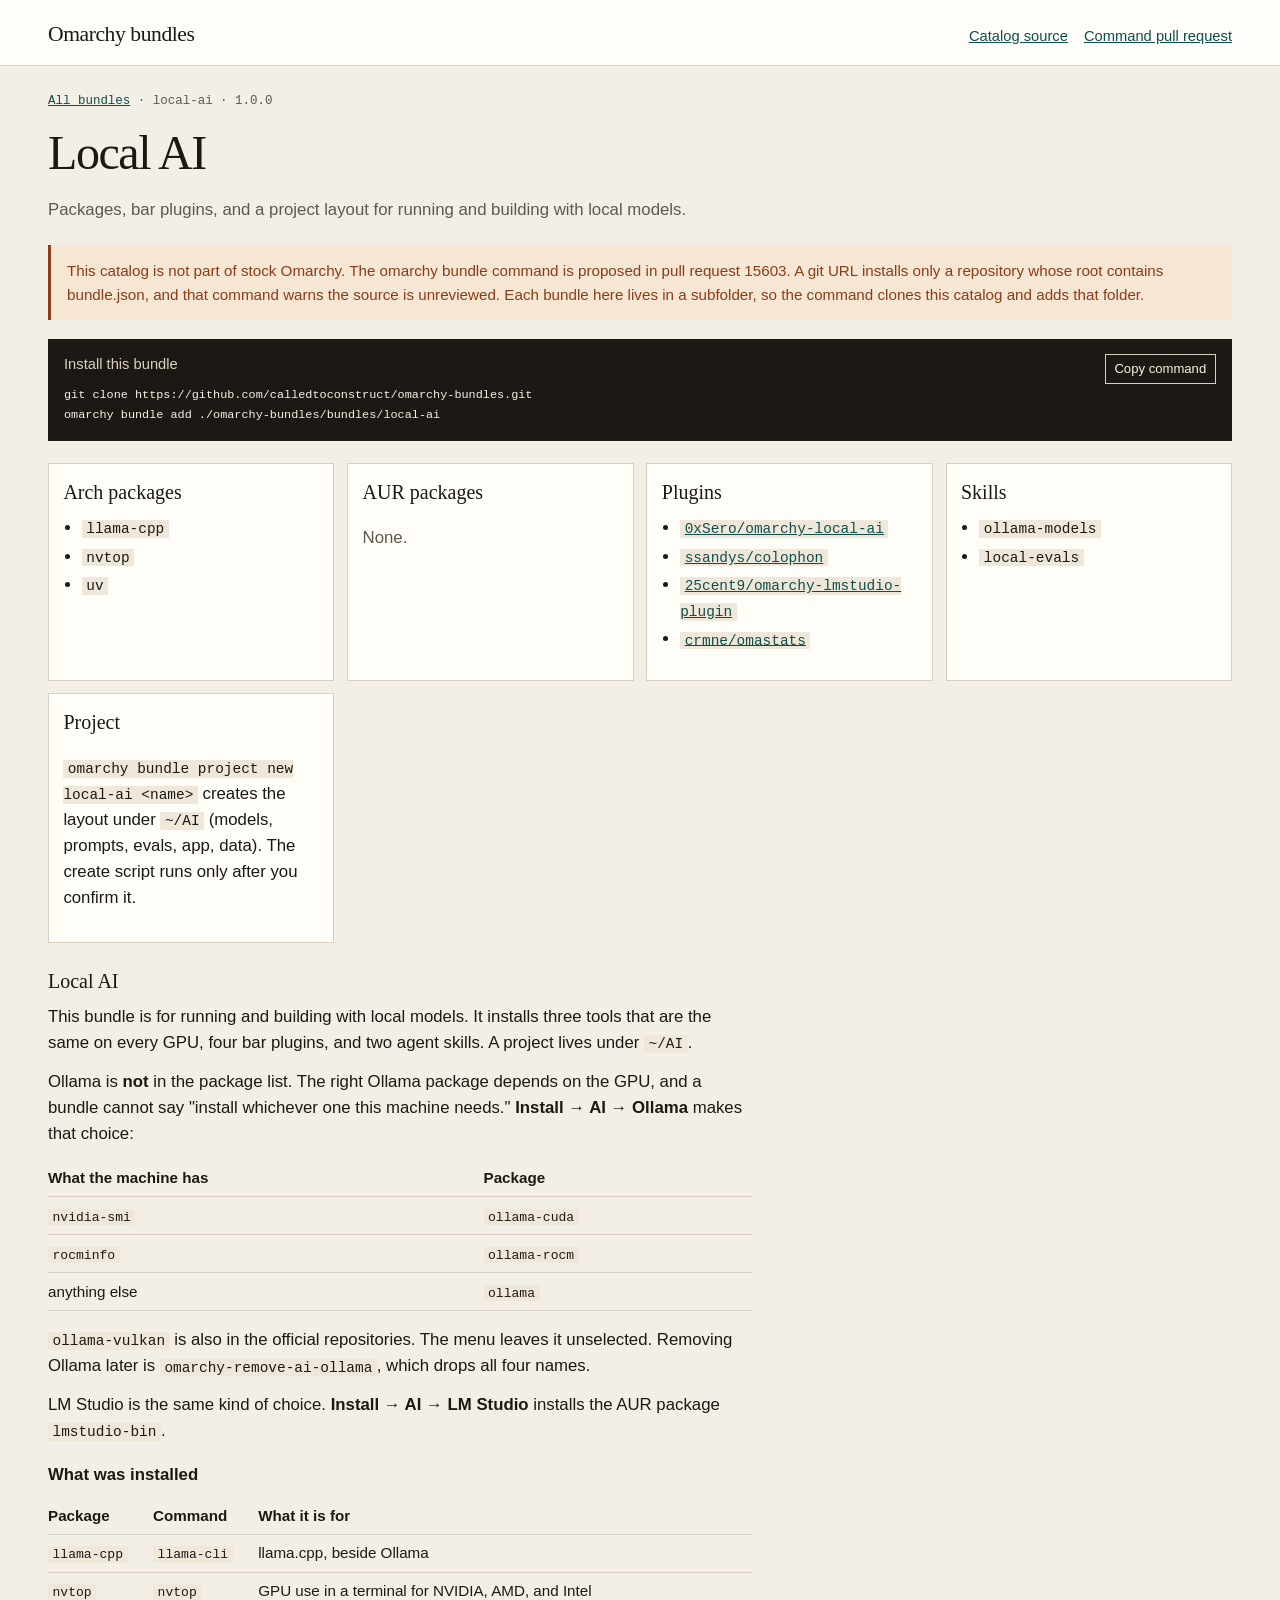
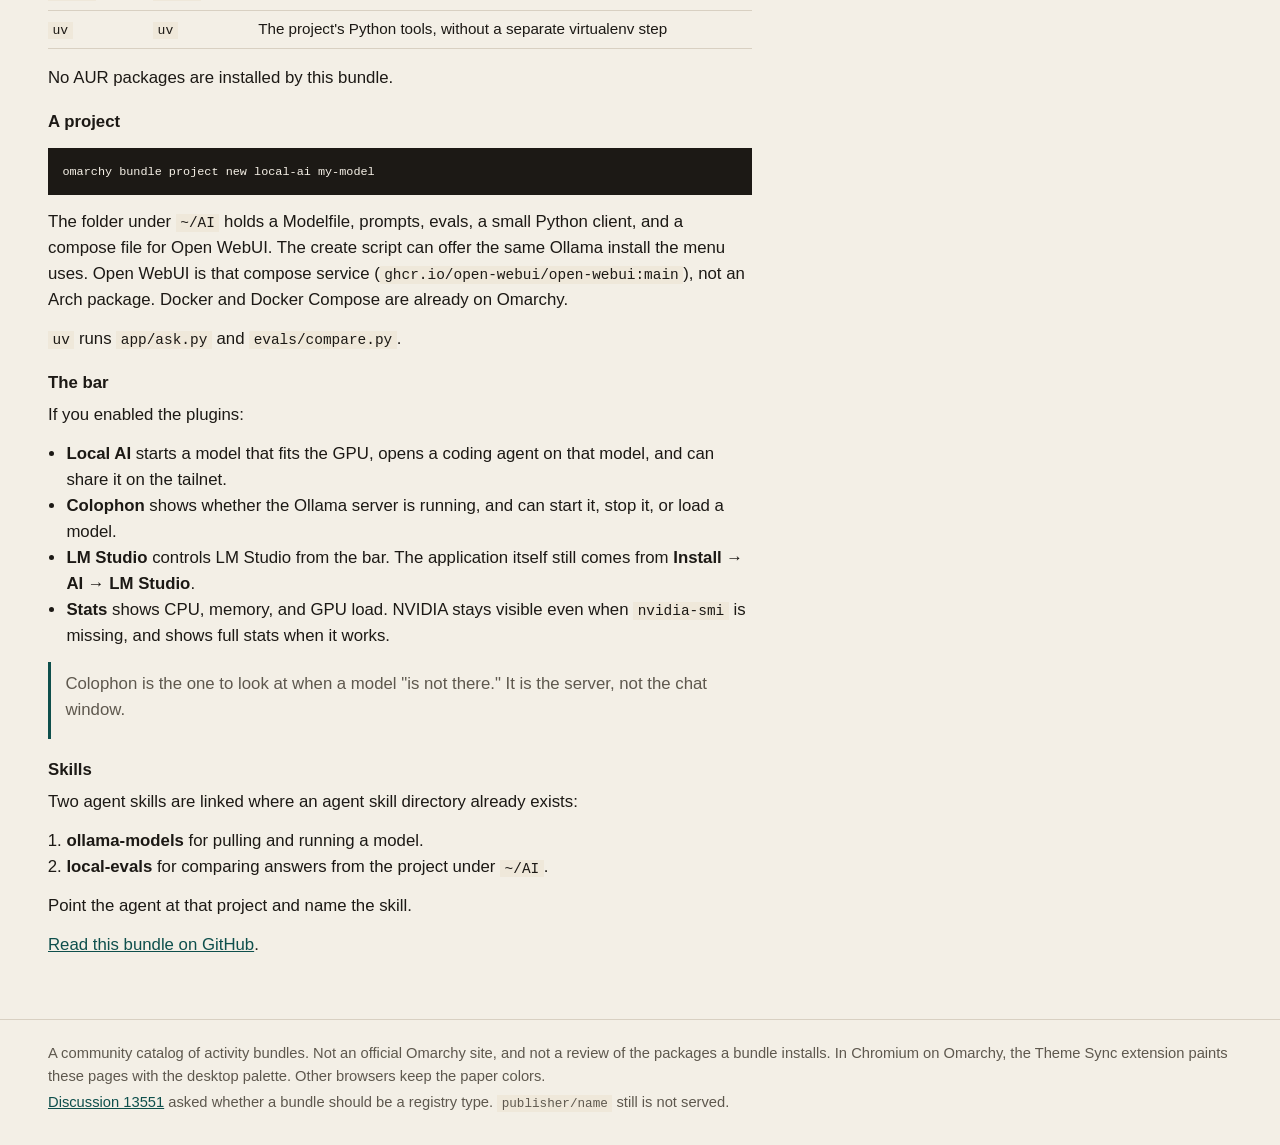
<file: site/bundles/local-ai/index.html>
<!DOCTYPE html>
<html lang="en">
<head>
<meta charset="utf-8">
<meta name="viewport" content="width=device-width, initial-scale=1">
<title>Local AI · Omarchy bundles</title>
<link rel="stylesheet" href="../../css/site.css">
</head>
<body>
<a class="skip" href="#content">Skip to content</a>
<header class="site">
  <div class="wrap brand">
    <a class="mark" href="../../index.html">Omarchy bundles</a>
    <nav>
      <a href="https://github.com/calledtoconstruct/omarchy-bundles">Catalog source</a>
      <a href="https://github.com/omacom/omarchy/pull/15603">Command pull request</a>
    </nav>
  </div>
</header>

<main id="content" class="detail">
  <div class="wrap">
    <p class="kicker"><a href="../../index.html">All bundles</a> · local-ai · 1.0.0</p>
    <h1>Local AI</h1>
    <p class="lede">Packages, bar plugins, and a project layout for running and building with local models.</p>
    <p class="notice">This catalog is not part of stock Omarchy. The omarchy bundle command is proposed in pull request 15603. A git URL installs only a repository whose root contains bundle.json, and that command warns the source is unreviewed. Each bundle here lives in a subfolder, so the command clones this catalog and adds that folder.</p>
    <div class="install">
      <div class="row"><p>Install this bundle</p><button class="copy" type="button">Copy command</button></div>
      <pre><code>git clone https://github.com/calledtoconstruct/omarchy-bundles.git
omarchy bundle add ./omarchy-bundles/bundles/local-ai</code></pre>
    </div>
    <div class="facts">
      <section><h2>Arch packages</h2><ul><li><code>llama-cpp</code></li><li><code>nvtop</code></li><li><code>uv</code></li></ul></section>
      <section><h2>AUR packages</h2><p class="empty">None.</p></section>
      <section><h2>Plugins</h2><ul><li><a href="https://github.com/0xSero/omarchy-local-ai.git"><code>0xSero/omarchy-local-ai</code></a></li><li><a href="https://github.com/ssandys/colophon.git"><code>ssandys/colophon</code></a></li><li><a href="https://github.com/25cent9/omarchy-lmstudio-plugin.git"><code>25cent9/omarchy-lmstudio-plugin</code></a></li><li><a href="https://github.com/crmne/omastats.git"><code>crmne/omastats</code></a></li></ul></section>
      <section><h2>Skills</h2><ul><li><code>ollama-models</code></li><li><code>local-evals</code></li></ul></section>
      
      
      <section><h2>Project</h2><p><code>omarchy bundle project new local-ai &lt;name&gt;</code> creates the layout under <code>~/AI</code> (models, prompts, evals, app, data). The create script runs only after you confirm it.</p></section>
    </div>
    <article class="prose">
      <h2>Local AI</h2>
<p>This bundle is for running and building with local models. It installs three tools that are the same on every GPU, four bar plugins, and two agent skills. A project lives under <code>~/AI</code>.</p>
<p>Ollama is <strong>not</strong> in the package list. The right Ollama package depends on the GPU, and a bundle cannot say &quot;install whichever one this machine needs.&quot; <strong>Install → AI → Ollama</strong> makes that choice:</p>
<table><thead><tr><th>What the machine has</th><th>Package</th></tr></thead><tbody><tr><td><code>nvidia-smi</code></td><td><code>ollama-cuda</code></td></tr><tr><td><code>rocminfo</code></td><td><code>ollama-rocm</code></td></tr><tr><td>anything else</td><td><code>ollama</code></td></tr></tbody></table>
<p><code>ollama-vulkan</code> is also in the official repositories. The menu leaves it unselected. Removing Ollama later is <code>omarchy-remove-ai-ollama</code>, which drops all four names.</p>
<p>LM Studio is the same kind of choice. <strong>Install → AI → LM Studio</strong> installs the AUR package <code>lmstudio-bin</code>.</p>
<h3>What was installed</h3>
<table><thead><tr><th>Package</th><th>Command</th><th>What it is for</th></tr></thead><tbody><tr><td><code>llama-cpp</code></td><td><code>llama-cli</code></td><td>llama.cpp, beside Ollama</td></tr><tr><td><code>nvtop</code></td><td><code>nvtop</code></td><td>GPU use in a terminal for NVIDIA, AMD, and Intel</td></tr><tr><td><code>uv</code></td><td><code>uv</code></td><td>The project&#x27;s Python tools, without a separate virtualenv step</td></tr></tbody></table>
<p>No AUR packages are installed by this bundle.</p>
<h3>A project</h3>
<pre><code>omarchy bundle project new local-ai my-model</code></pre>
<p>The folder under <code>~/AI</code> holds a Modelfile, prompts, evals, a small Python client, and a compose file for Open WebUI. The create script can offer the same Ollama install the menu uses. Open WebUI is that compose service (<code>ghcr.io/open-webui/open-webui:main</code>), not an Arch package. Docker and Docker Compose are already on Omarchy.</p>
<p><code>uv</code> runs <code>app/ask.py</code> and <code>evals/compare.py</code>.</p>
<h3>The bar</h3>
<p>If you enabled the plugins:</p>
<ul><li><strong>Local AI</strong> starts a model that fits the GPU, opens a coding agent on that model, and can share it on the tailnet.</li><li><strong>Colophon</strong> shows whether the Ollama server is running, and can start it, stop it, or load a model.</li><li><strong>LM Studio</strong> controls LM Studio from the bar. The application itself still comes from <strong>Install → AI → LM Studio</strong>.</li><li><strong>Stats</strong> shows CPU, memory, and GPU load. NVIDIA stays visible even when <code>nvidia-smi</code> is missing, and shows full stats when it works.</li></ul>
<blockquote><p>Colophon is the one to look at when a model &quot;is not there.&quot; It is the server, not the chat window.</p></blockquote>
<h3>Skills</h3>
<p>Two agent skills are linked where an agent skill directory already exists:</p>
<ol><li><strong>ollama-models</strong> for pulling and running a model.</li><li><strong>local-evals</strong> for comparing answers from the project under <code>~/AI</code>.</li></ol>
<p>Point the agent at that project and name the skill.</p>
      <p><a href="https://github.com/calledtoconstruct/omarchy-bundles/tree/main/bundles/local-ai">Read this bundle on GitHub</a>.</p>
    </article>
  </div>
</main>

<footer class="site">
  <div class="wrap">
    <p>A community catalog of activity bundles. Not an official Omarchy site, and not a review of the packages a bundle installs. In Chromium on Omarchy, the Theme Sync extension paints these pages with the desktop palette. Other browsers keep the paper colors.</p>
    <p><a href="https://github.com/omacom/omarchy/discussions/13551">Discussion 13551</a> asked whether a bundle should be a registry type. <code>publisher/name</code> still is not served.</p>
  </div>
</footer>
<script>
document.querySelectorAll("button.copy").forEach(function (button) {
  button.addEventListener("click", function () {
    var text = button.parentElement.nextElementSibling.textContent;
    navigator.clipboard.writeText(text).then(function () {
      button.textContent = "Copied";
    });
  });
});
</script>
</body>
</html>
</file>
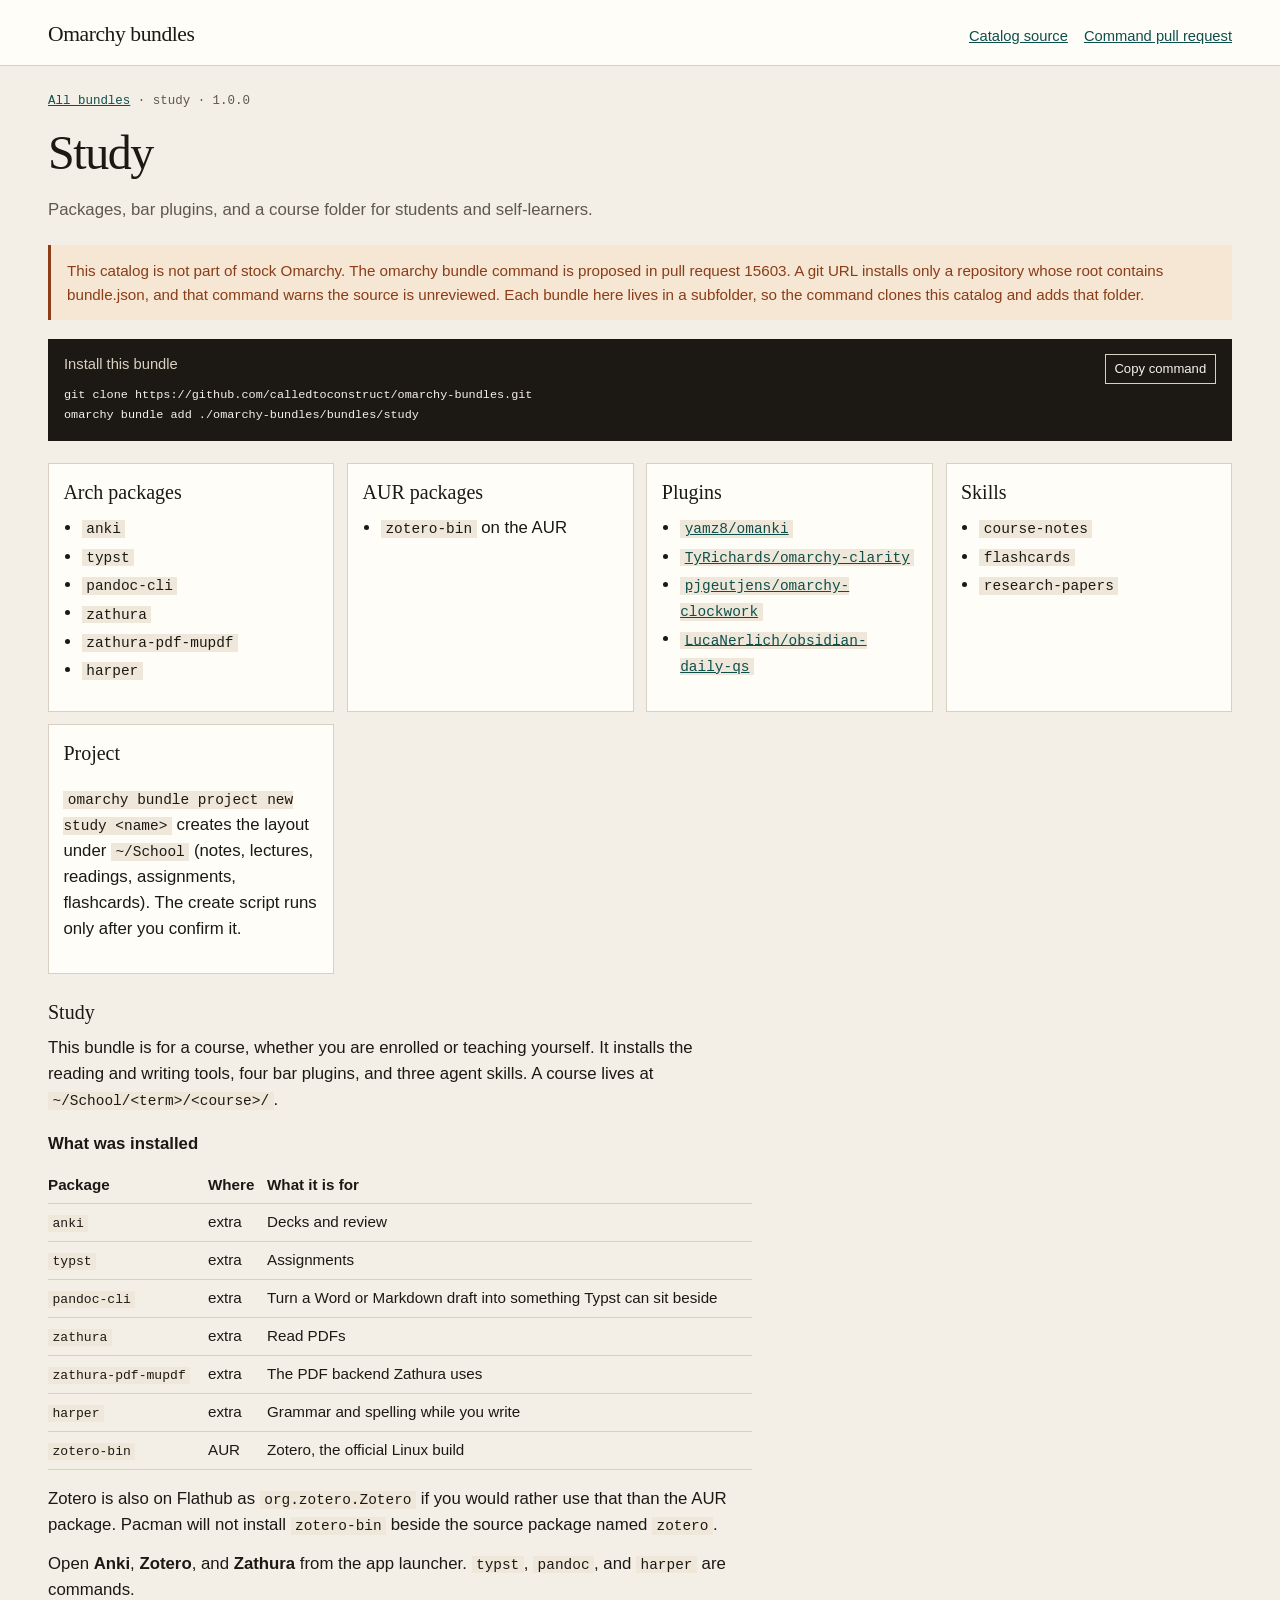
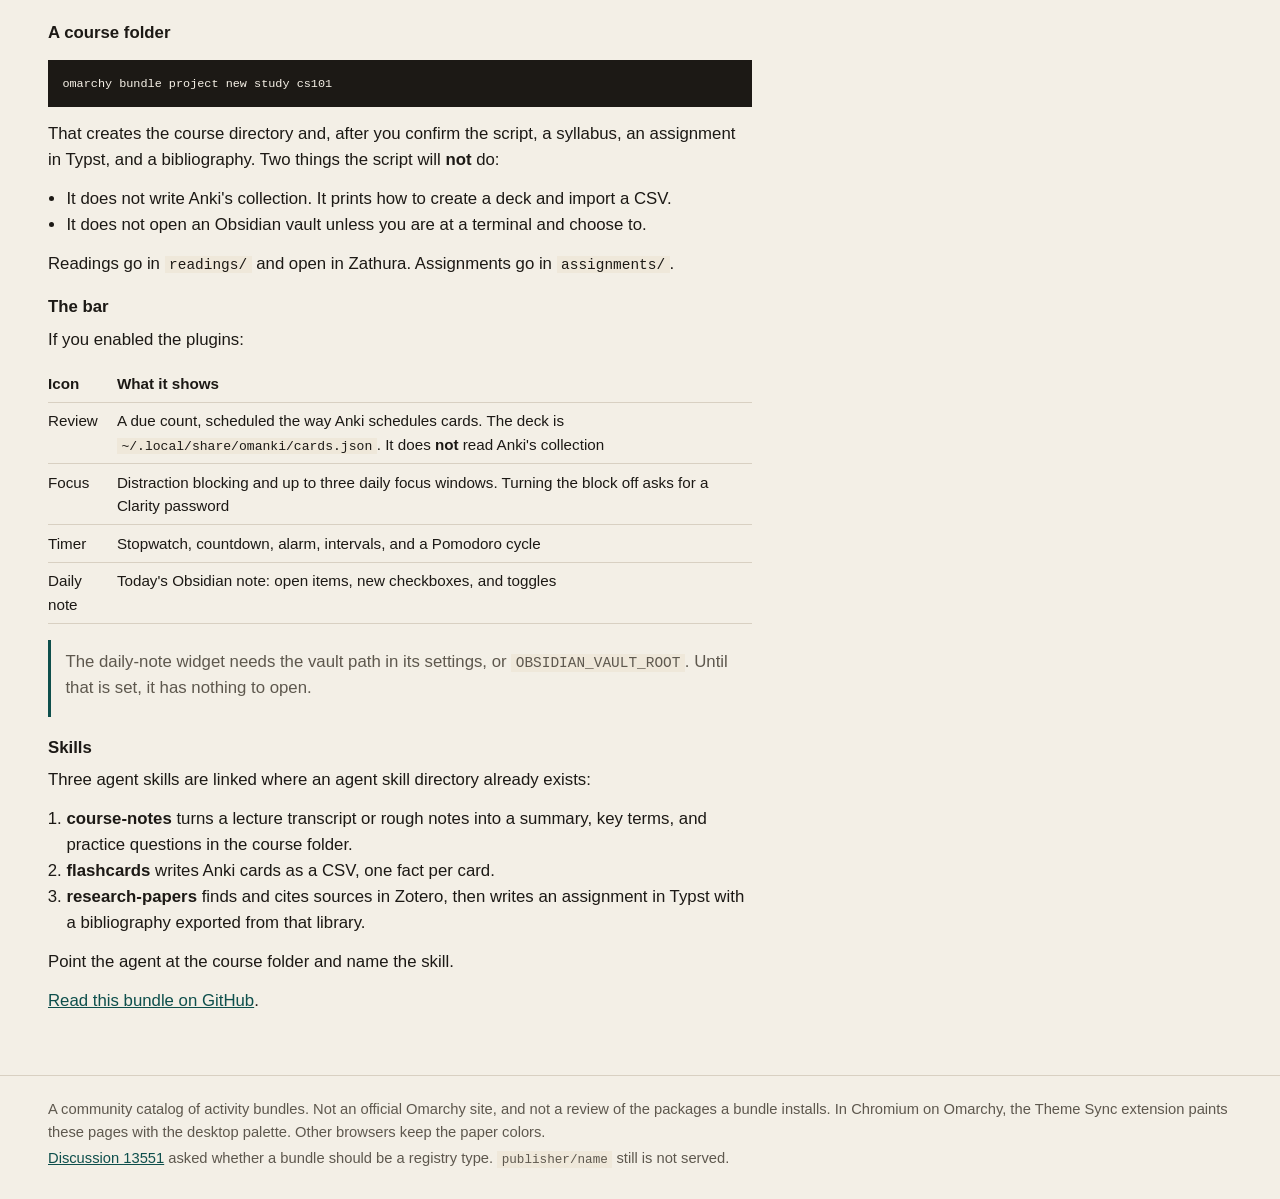
<file: site/bundles/study/index.html>
<!DOCTYPE html>
<html lang="en">
<head>
<meta charset="utf-8">
<meta name="viewport" content="width=device-width, initial-scale=1">
<title>Study · Omarchy bundles</title>
<link rel="stylesheet" href="../../css/site.css">
</head>
<body>
<a class="skip" href="#content">Skip to content</a>
<header class="site">
  <div class="wrap brand">
    <a class="mark" href="../../index.html">Omarchy bundles</a>
    <nav>
      <a href="https://github.com/calledtoconstruct/omarchy-bundles">Catalog source</a>
      <a href="https://github.com/omacom/omarchy/pull/15603">Command pull request</a>
    </nav>
  </div>
</header>

<main id="content" class="detail">
  <div class="wrap">
    <p class="kicker"><a href="../../index.html">All bundles</a> · study · 1.0.0</p>
    <h1>Study</h1>
    <p class="lede">Packages, bar plugins, and a course folder for students and self-learners.</p>
    <p class="notice">This catalog is not part of stock Omarchy. The omarchy bundle command is proposed in pull request 15603. A git URL installs only a repository whose root contains bundle.json, and that command warns the source is unreviewed. Each bundle here lives in a subfolder, so the command clones this catalog and adds that folder.</p>
    <div class="install">
      <div class="row"><p>Install this bundle</p><button class="copy" type="button">Copy command</button></div>
      <pre><code>git clone https://github.com/calledtoconstruct/omarchy-bundles.git
omarchy bundle add ./omarchy-bundles/bundles/study</code></pre>
    </div>
    <div class="facts">
      <section><h2>Arch packages</h2><ul><li><code>anki</code></li><li><code>typst</code></li><li><code>pandoc-cli</code></li><li><code>zathura</code></li><li><code>zathura-pdf-mupdf</code></li><li><code>harper</code></li></ul></section>
      <section><h2>AUR packages</h2><ul><li><code>zotero-bin</code> on the AUR</li></ul></section>
      <section><h2>Plugins</h2><ul><li><a href="https://github.com/yamz8/omanki.git"><code>yamz8/omanki</code></a></li><li><a href="https://github.com/TyRichards/omarchy-clarity.git"><code>TyRichards/omarchy-clarity</code></a></li><li><a href="https://github.com/pjgeutjens/omarchy-clockwork.git"><code>pjgeutjens/omarchy-clockwork</code></a></li><li><a href="https://github.com/LucaNerlich/obsidian-daily-qs.git"><code>LucaNerlich/obsidian-daily-qs</code></a></li></ul></section>
      <section><h2>Skills</h2><ul><li><code>course-notes</code></li><li><code>flashcards</code></li><li><code>research-papers</code></li></ul></section>
      
      
      <section><h2>Project</h2><p><code>omarchy bundle project new study &lt;name&gt;</code> creates the layout under <code>~/School</code> (notes, lectures, readings, assignments, flashcards). The create script runs only after you confirm it.</p></section>
    </div>
    <article class="prose">
      <h2>Study</h2>
<p>This bundle is for a course, whether you are enrolled or teaching yourself. It installs the reading and writing tools, four bar plugins, and three agent skills. A course lives at <code>~/School/&lt;term&gt;/&lt;course&gt;/</code>.</p>
<h3>What was installed</h3>
<table><thead><tr><th>Package</th><th>Where</th><th>What it is for</th></tr></thead><tbody><tr><td><code>anki</code></td><td>extra</td><td>Decks and review</td></tr><tr><td><code>typst</code></td><td>extra</td><td>Assignments</td></tr><tr><td><code>pandoc-cli</code></td><td>extra</td><td>Turn a Word or Markdown draft into something Typst can sit beside</td></tr><tr><td><code>zathura</code></td><td>extra</td><td>Read PDFs</td></tr><tr><td><code>zathura-pdf-mupdf</code></td><td>extra</td><td>The PDF backend Zathura uses</td></tr><tr><td><code>harper</code></td><td>extra</td><td>Grammar and spelling while you write</td></tr><tr><td><code>zotero-bin</code></td><td>AUR</td><td>Zotero, the official Linux build</td></tr></tbody></table>
<p>Zotero is also on Flathub as <code>org.zotero.Zotero</code> if you would rather use that than the AUR package. Pacman will not install <code>zotero-bin</code> beside the source package named <code>zotero</code>.</p>
<p>Open <strong>Anki</strong>, <strong>Zotero</strong>, and <strong>Zathura</strong> from the app launcher. <code>typst</code>, <code>pandoc</code>, and <code>harper</code> are commands.</p>
<h3>A course folder</h3>
<pre><code>omarchy bundle project new study cs101</code></pre>
<p>That creates the course directory and, after you confirm the script, a syllabus, an assignment in Typst, and a bibliography. Two things the script will <strong>not</strong> do:</p>
<ul><li>It does not write Anki&#x27;s collection. It prints how to create a deck and import a CSV.</li><li>It does not open an Obsidian vault unless you are at a terminal and choose to.</li></ul>
<p>Readings go in <code>readings/</code> and open in Zathura. Assignments go in <code>assignments/</code>.</p>
<h3>The bar</h3>
<p>If you enabled the plugins:</p>
<table><thead><tr><th>Icon</th><th>What it shows</th></tr></thead><tbody><tr><td>Review</td><td>A due count, scheduled the way Anki schedules cards. The deck is <code>~/.local/share/omanki/cards.json</code>. It does <strong>not</strong> read Anki&#x27;s collection</td></tr><tr><td>Focus</td><td>Distraction blocking and up to three daily focus windows. Turning the block off asks for a Clarity password</td></tr><tr><td>Timer</td><td>Stopwatch, countdown, alarm, intervals, and a Pomodoro cycle</td></tr><tr><td>Daily note</td><td>Today&#x27;s Obsidian note: open items, new checkboxes, and toggles</td></tr></tbody></table>
<blockquote><p>The daily-note widget needs the vault path in its settings, or <code>OBSIDIAN_VAULT_ROOT</code>. Until that is set, it has nothing to open.</p></blockquote>
<h3>Skills</h3>
<p>Three agent skills are linked where an agent skill directory already exists:</p>
<ol><li><strong>course-notes</strong> turns a lecture transcript or rough notes into a summary, key terms, and practice questions in the course folder.</li><li><strong>flashcards</strong> writes Anki cards as a CSV, one fact per card.</li><li><strong>research-papers</strong> finds and cites sources in Zotero, then writes an assignment in Typst with a bibliography exported from that library.</li></ol>
<p>Point the agent at the course folder and name the skill.</p>
      <p><a href="https://github.com/calledtoconstruct/omarchy-bundles/tree/main/bundles/study">Read this bundle on GitHub</a>.</p>
    </article>
  </div>
</main>

<footer class="site">
  <div class="wrap">
    <p>A community catalog of activity bundles. Not an official Omarchy site, and not a review of the packages a bundle installs. In Chromium on Omarchy, the Theme Sync extension paints these pages with the desktop palette. Other browsers keep the paper colors.</p>
    <p><a href="https://github.com/omacom/omarchy/discussions/13551">Discussion 13551</a> asked whether a bundle should be a registry type. <code>publisher/name</code> still is not served.</p>
  </div>
</footer>
<script>
document.querySelectorAll("button.copy").forEach(function (button) {
  button.addEventListener("click", function () {
    var text = button.parentElement.nextElementSibling.textContent;
    navigator.clipboard.writeText(text).then(function () {
      button.textContent = "Copied";
    });
  });
});
</script>
</body>
</html>
</file>
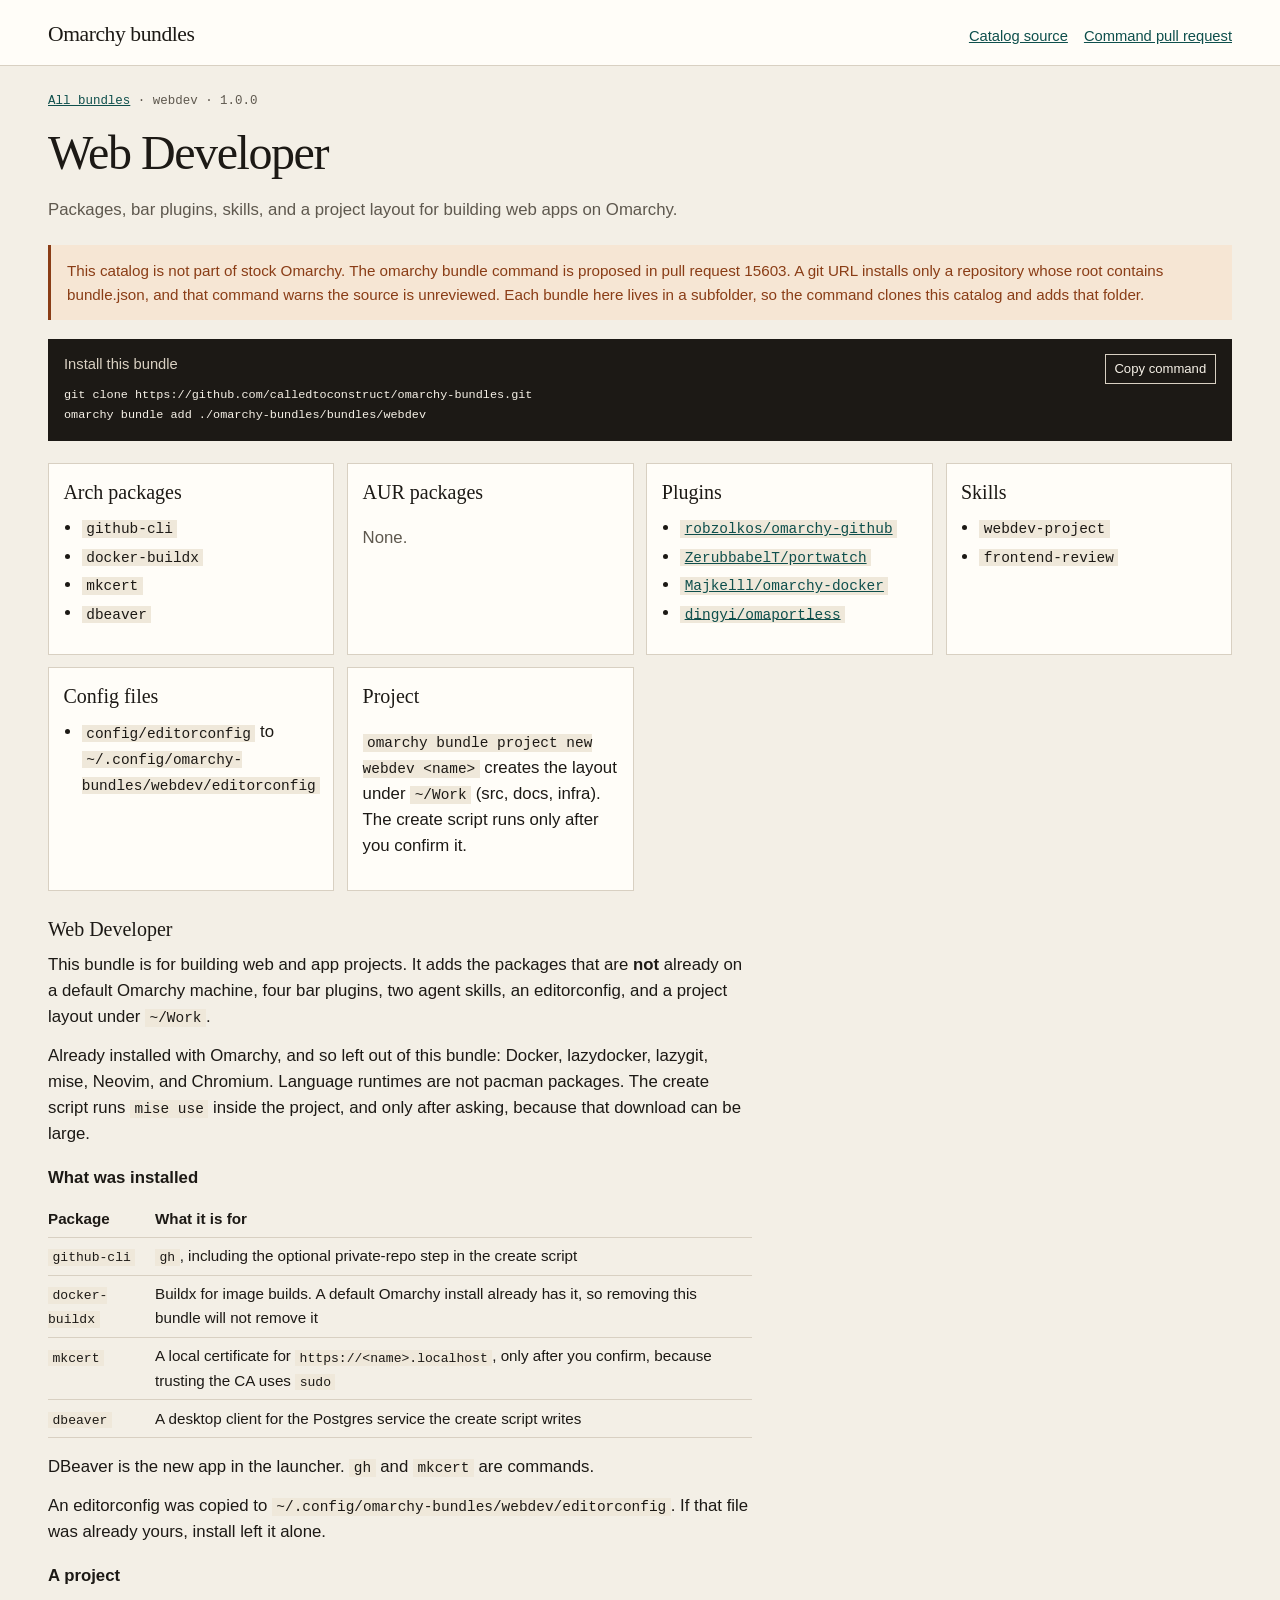
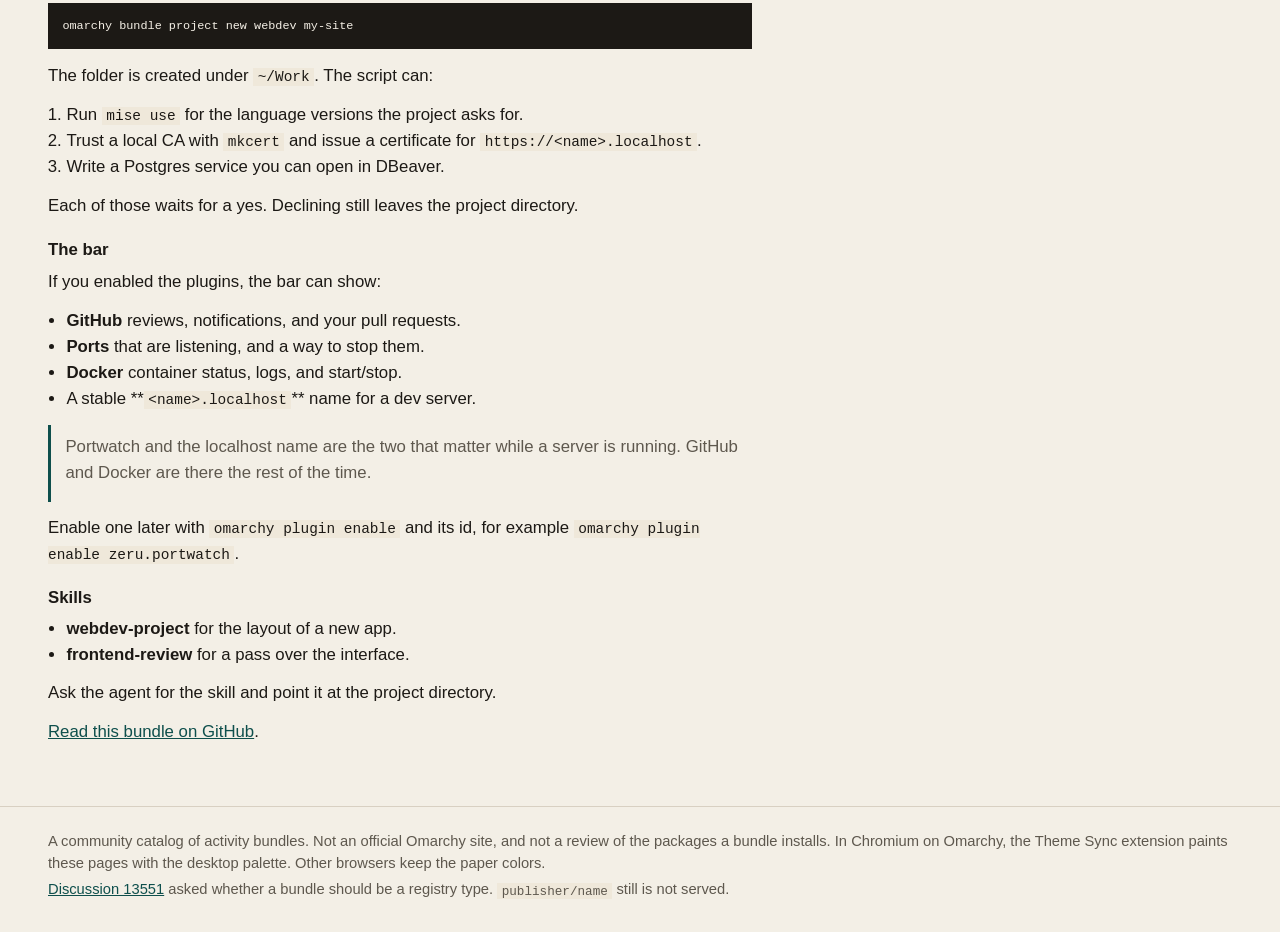
<file: site/bundles/webdev/index.html>
<!DOCTYPE html>
<html lang="en">
<head>
<meta charset="utf-8">
<meta name="viewport" content="width=device-width, initial-scale=1">
<title>Web Developer · Omarchy bundles</title>
<link rel="stylesheet" href="../../css/site.css">
</head>
<body>
<a class="skip" href="#content">Skip to content</a>
<header class="site">
  <div class="wrap brand">
    <a class="mark" href="../../index.html">Omarchy bundles</a>
    <nav>
      <a href="https://github.com/calledtoconstruct/omarchy-bundles">Catalog source</a>
      <a href="https://github.com/omacom/omarchy/pull/15603">Command pull request</a>
    </nav>
  </div>
</header>

<main id="content" class="detail">
  <div class="wrap">
    <p class="kicker"><a href="../../index.html">All bundles</a> · webdev · 1.0.0</p>
    <h1>Web Developer</h1>
    <p class="lede">Packages, bar plugins, skills, and a project layout for building web apps on Omarchy.</p>
    <p class="notice">This catalog is not part of stock Omarchy. The omarchy bundle command is proposed in pull request 15603. A git URL installs only a repository whose root contains bundle.json, and that command warns the source is unreviewed. Each bundle here lives in a subfolder, so the command clones this catalog and adds that folder.</p>
    <div class="install">
      <div class="row"><p>Install this bundle</p><button class="copy" type="button">Copy command</button></div>
      <pre><code>git clone https://github.com/calledtoconstruct/omarchy-bundles.git
omarchy bundle add ./omarchy-bundles/bundles/webdev</code></pre>
    </div>
    <div class="facts">
      <section><h2>Arch packages</h2><ul><li><code>github-cli</code></li><li><code>docker-buildx</code></li><li><code>mkcert</code></li><li><code>dbeaver</code></li></ul></section>
      <section><h2>AUR packages</h2><p class="empty">None.</p></section>
      <section><h2>Plugins</h2><ul><li><a href="https://github.com/robzolkos/omarchy-github.git"><code>robzolkos/omarchy-github</code></a></li><li><a href="https://github.com/ZerubbabelT/portwatch.git"><code>ZerubbabelT/portwatch</code></a></li><li><a href="https://github.com/Majkelll/omarchy-docker.git"><code>Majkelll/omarchy-docker</code></a></li><li><a href="https://github.com/dingyi/omaportless.git"><code>dingyi/omaportless</code></a></li></ul></section>
      <section><h2>Skills</h2><ul><li><code>webdev-project</code></li><li><code>frontend-review</code></li></ul></section>
      <section><h2>Config files</h2><ul><li><code>config/editorconfig</code> to <code>~/.config/omarchy-bundles/webdev/editorconfig</code></li></ul></section>
      
      <section><h2>Project</h2><p><code>omarchy bundle project new webdev &lt;name&gt;</code> creates the layout under <code>~/Work</code> (src, docs, infra). The create script runs only after you confirm it.</p></section>
    </div>
    <article class="prose">
      <h2>Web Developer</h2>
<p>This bundle is for building web and app projects. It adds the packages that are <strong>not</strong> already on a default Omarchy machine, four bar plugins, two agent skills, an editorconfig, and a project layout under <code>~/Work</code>.</p>
<p>Already installed with Omarchy, and so left out of this bundle: Docker, lazydocker, lazygit, mise, Neovim, and Chromium. Language runtimes are not pacman packages. The create script runs <code>mise use</code> inside the project, and only after asking, because that download can be large.</p>
<h3>What was installed</h3>
<table><thead><tr><th>Package</th><th>What it is for</th></tr></thead><tbody><tr><td><code>github-cli</code></td><td><code>gh</code>, including the optional private-repo step in the create script</td></tr><tr><td><code>docker-buildx</code></td><td>Buildx for image builds. A default Omarchy install already has it, so removing this bundle will not remove it</td></tr><tr><td><code>mkcert</code></td><td>A local certificate for <code>https://&lt;name&gt;.localhost</code>, only after you confirm, because trusting the CA uses <code>sudo</code></td></tr><tr><td><code>dbeaver</code></td><td>A desktop client for the Postgres service the create script writes</td></tr></tbody></table>
<p>DBeaver is the new app in the launcher. <code>gh</code> and <code>mkcert</code> are commands.</p>
<p>An editorconfig was copied to <code>~/.config/omarchy-bundles/webdev/editorconfig</code>. If that file was already yours, install left it alone.</p>
<h3>A project</h3>
<pre><code>omarchy bundle project new webdev my-site</code></pre>
<p>The folder is created under <code>~/Work</code>. The script can:</p>
<ol><li>Run <code>mise use</code> for the language versions the project asks for.</li><li>Trust a local CA with <code>mkcert</code> and issue a certificate for <code>https://&lt;name&gt;.localhost</code>.</li><li>Write a Postgres service you can open in DBeaver.</li></ol>
<p>Each of those waits for a yes. Declining still leaves the project directory.</p>
<h3>The bar</h3>
<p>If you enabled the plugins, the bar can show:</p>
<ul><li><strong>GitHub</strong> reviews, notifications, and your pull requests.</li><li><strong>Ports</strong> that are listening, and a way to stop them.</li><li><strong>Docker</strong> container status, logs, and start/stop.</li><li>A stable **<code>&lt;name&gt;.localhost</code>** name for a dev server.</li></ul>
<blockquote><p>Portwatch and the localhost name are the two that matter while a server is running. GitHub and Docker are there the rest of the time.</p></blockquote>
<p>Enable one later with <code>omarchy plugin enable</code> and its id, for example <code>omarchy plugin enable zeru.portwatch</code>.</p>
<h3>Skills</h3>
<ul><li><strong>webdev-project</strong> for the layout of a new app.</li><li><strong>frontend-review</strong> for a pass over the interface.</li></ul>
<p>Ask the agent for the skill and point it at the project directory.</p>
      <p><a href="https://github.com/calledtoconstruct/omarchy-bundles/tree/main/bundles/webdev">Read this bundle on GitHub</a>.</p>
    </article>
  </div>
</main>

<footer class="site">
  <div class="wrap">
    <p>A community catalog of activity bundles. Not an official Omarchy site, and not a review of the packages a bundle installs. In Chromium on Omarchy, the Theme Sync extension paints these pages with the desktop palette. Other browsers keep the paper colors.</p>
    <p><a href="https://github.com/omacom/omarchy/discussions/13551">Discussion 13551</a> asked whether a bundle should be a registry type. <code>publisher/name</code> still is not served.</p>
  </div>
</footer>
<script>
document.querySelectorAll("button.copy").forEach(function (button) {
  button.addEventListener("click", function () {
    var text = button.parentElement.nextElementSibling.textContent;
    navigator.clipboard.writeText(text).then(function () {
      button.textContent = "Copied";
    });
  });
});
</script>
</body>
</html>
</file>
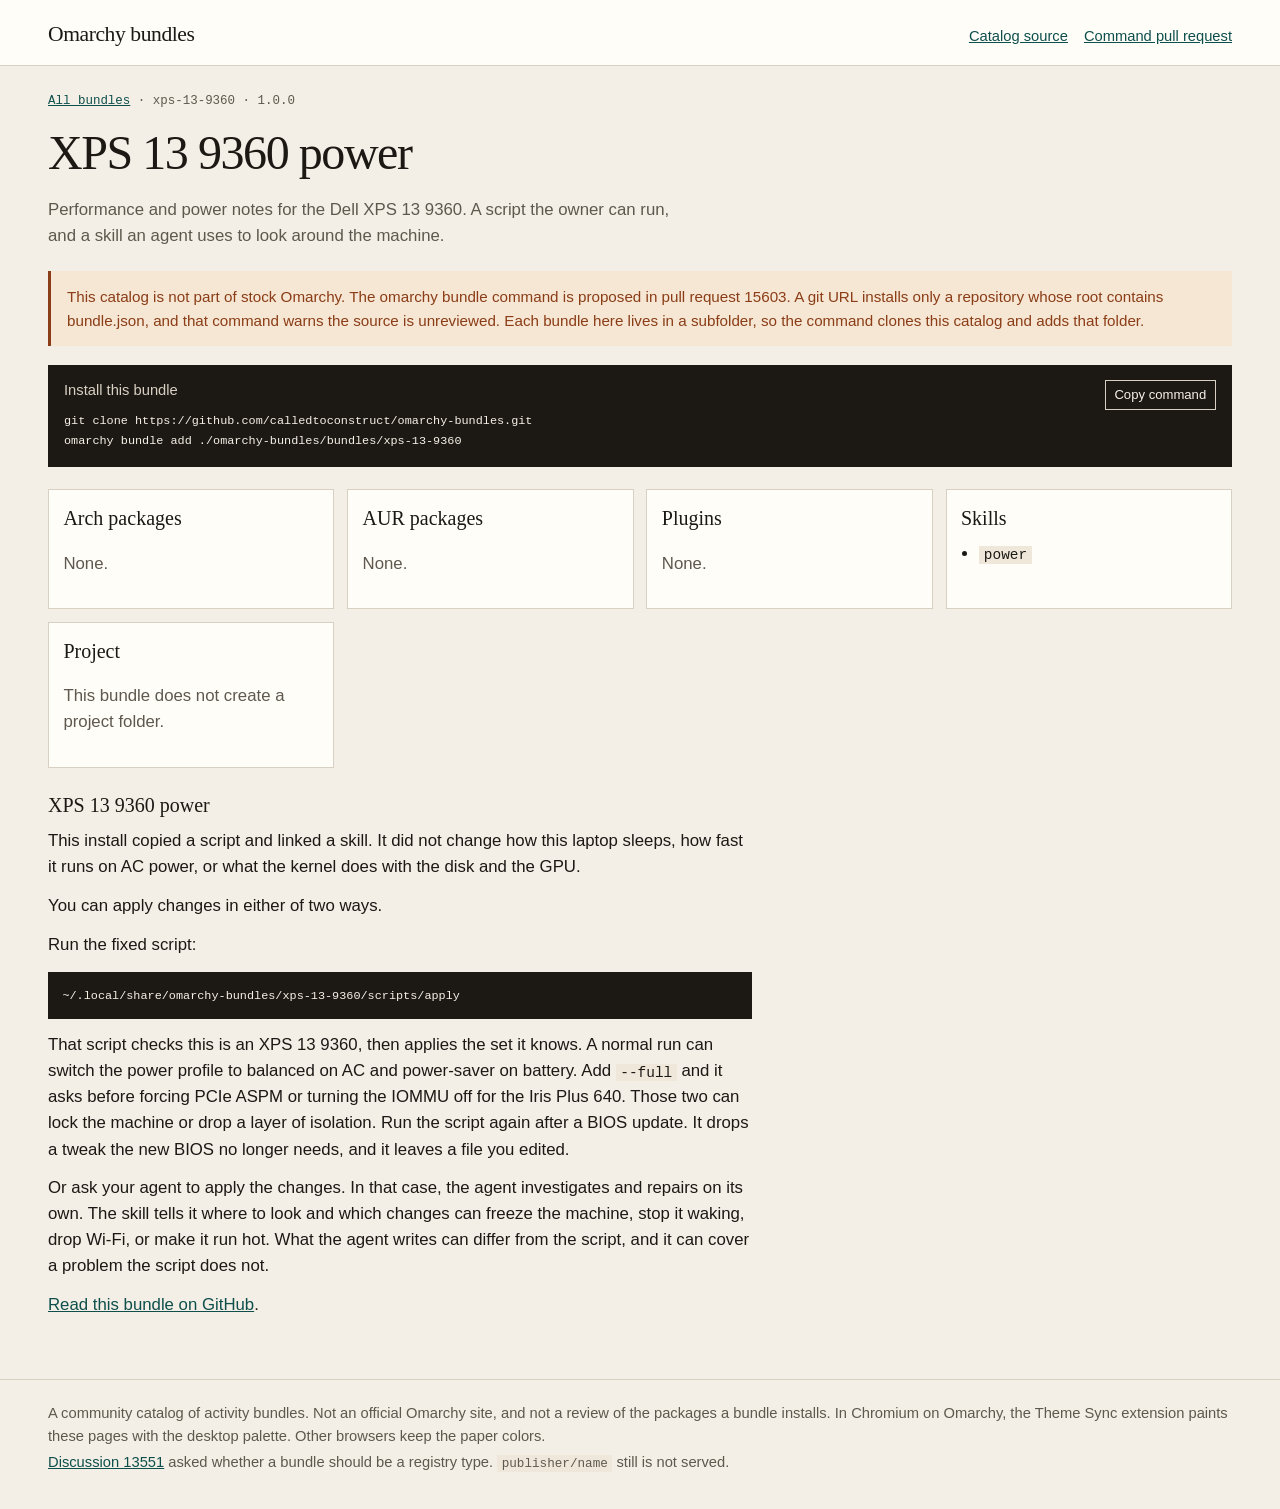
<file: site/bundles/xps-13-9360/index.html>
<!DOCTYPE html>
<html lang="en">
<head>
<meta charset="utf-8">
<meta name="viewport" content="width=device-width, initial-scale=1">
<title>XPS 13 9360 power · Omarchy bundles</title>
<link rel="stylesheet" href="../../css/site.css">
</head>
<body>
<a class="skip" href="#content">Skip to content</a>
<header class="site">
  <div class="wrap brand">
    <a class="mark" href="../../index.html">Omarchy bundles</a>
    <nav>
      <a href="https://github.com/calledtoconstruct/omarchy-bundles">Catalog source</a>
      <a href="https://github.com/omacom/omarchy/pull/15603">Command pull request</a>
    </nav>
  </div>
</header>

<main id="content" class="detail">
  <div class="wrap">
    <p class="kicker"><a href="../../index.html">All bundles</a> · xps-13-9360 · 1.0.0</p>
    <h1>XPS 13 9360 power</h1>
    <p class="lede">Performance and power notes for the Dell XPS 13 9360. A script the owner can run, and a skill an agent uses to look around the machine.</p>
    <p class="notice">This catalog is not part of stock Omarchy. The omarchy bundle command is proposed in pull request 15603. A git URL installs only a repository whose root contains bundle.json, and that command warns the source is unreviewed. Each bundle here lives in a subfolder, so the command clones this catalog and adds that folder.</p>
    <div class="install">
      <div class="row"><p>Install this bundle</p><button class="copy" type="button">Copy command</button></div>
      <pre><code>git clone https://github.com/calledtoconstruct/omarchy-bundles.git
omarchy bundle add ./omarchy-bundles/bundles/xps-13-9360</code></pre>
    </div>
    <div class="facts">
      <section><h2>Arch packages</h2><p class="empty">None.</p></section>
      <section><h2>AUR packages</h2><p class="empty">None.</p></section>
      <section><h2>Plugins</h2><p class="empty">None.</p></section>
      <section><h2>Skills</h2><ul><li><code>power</code></li></ul></section>
      
      
      <section><h2>Project</h2><p class="empty">This bundle does not create a project folder.</p></section>
    </div>
    <article class="prose">
      <h2>XPS 13 9360 power</h2>
<p>This install copied a script and linked a skill. It did not change how this laptop sleeps, how fast it runs on AC power, or what the kernel does with the disk and the GPU.</p>
<p>You can apply changes in either of two ways.</p>
<p>Run the fixed script:</p>
<pre><code>~/.local/share/omarchy-bundles/xps-13-9360/scripts/apply</code></pre>
<p>That script checks this is an XPS 13 9360, then applies the set it knows. A normal run can switch the power profile to balanced on AC and power-saver on battery. Add <code>--full</code> and it asks before forcing PCIe ASPM or turning the IOMMU off for the Iris Plus 640. Those two can lock the machine or drop a layer of isolation. Run the script again after a BIOS update. It drops a tweak the new BIOS no longer needs, and it leaves a file you edited.</p>
<p>Or ask your agent to apply the changes. In that case, the agent investigates and repairs on its own. The skill tells it where to look and which changes can freeze the machine, stop it waking, drop Wi-Fi, or make it run hot. What the agent writes can differ from the script, and it can cover a problem the script does not.</p>
      <p><a href="https://github.com/calledtoconstruct/omarchy-bundles/tree/main/bundles/xps-13-9360">Read this bundle on GitHub</a>.</p>
    </article>
  </div>
</main>

<footer class="site">
  <div class="wrap">
    <p>A community catalog of activity bundles. Not an official Omarchy site, and not a review of the packages a bundle installs. In Chromium on Omarchy, the Theme Sync extension paints these pages with the desktop palette. Other browsers keep the paper colors.</p>
    <p><a href="https://github.com/omacom/omarchy/discussions/13551">Discussion 13551</a> asked whether a bundle should be a registry type. <code>publisher/name</code> still is not served.</p>
  </div>
</footer>
<script>
document.querySelectorAll("button.copy").forEach(function (button) {
  button.addEventListener("click", function () {
    var text = button.parentElement.nextElementSibling.textContent;
    navigator.clipboard.writeText(text).then(function () {
      button.textContent = "Copied";
    });
  });
});
</script>
</body>
</html>
</file>
<file: site/css/site.css>
:root {
  /* Fallbacks are the paper palette. Omarchy Theme Sync replaces them in Chromium. */
  --paper: var(--omarchy-background, #f3efe6);
  --paper-2: var(--omarchy-lighter-background, #fffdf8);
  --ink: var(--omarchy-foreground, #1c1915);
  --muted: var(--omarchy-dark-foreground, #5e584e);
  --line: var(--omarchy-muted, #d8d0c2);
  --accent: var(--omarchy-accent, #0e4f4c);
  --accent-ink: var(--omarchy-bright-foreground, #f4f7f6);
  --code-bg: var(--omarchy-selection, #efe8da);
  --strip: var(--omarchy-darker-background, #1c1915);
  --strip-ink: var(--omarchy-bright-foreground, #f6f1e7);
  --strip-muted: var(--omarchy-light-foreground, #d9d0c2);
  --warn: var(--omarchy-orange, #8a3d16);
  --warn-bg: var(--omarchy-lighter-background, #f6e6d4);
  --shadow: 0 1px 0 rgba(28, 25, 21, 0.04);
  --serif: "Iowan Old Style", Palatino, "Palatino Linotype", Georgia, serif;
  --sans: "Segoe UI", "Helvetica Neue", Helvetica, Arial, sans-serif;
  --mono: "IBM Plex Mono", "Source Code Pro", ui-monospace, monospace;
}

* { box-sizing: border-box; }

html { scroll-behavior: smooth; }
html[data-omarchy-mode="dark"] { color-scheme: dark; }
html[data-omarchy-mode="light"] { color-scheme: light; }

body {
  margin: 0;
  background: var(--paper);
  color: var(--ink);
  font-family: var(--sans);
  font-size: 1.05rem;
  line-height: 1.55;
}

a { color: var(--accent); }
a:hover { text-decoration-thickness: 2px; }

.skip {
  position: absolute;
  left: 1rem;
  top: -3rem;
  background: var(--ink);
  color: var(--paper);
  padding: 0.4rem 0.7rem;
}
.skip:focus { top: 0.6rem; }

.wrap {
  width: min(74rem, calc(100% - 2rem));
  margin: 0 auto;
}

header.site {
  border-bottom: 1px solid var(--line);
  background: var(--paper-2);
}

.brand {
  display: flex;
  justify-content: space-between;
  gap: 1rem;
  align-items: baseline;
  padding: 1.1rem 0 0.9rem;
}

.brand a.mark {
  color: var(--ink);
  text-decoration: none;
  font-family: var(--serif);
  font-size: 1.35rem;
  letter-spacing: -0.02em;
}

.brand nav { display: flex; gap: 1rem; font-size: 0.92rem; }

@media (max-width: 640px) {
  .brand { flex-direction: column; align-items: flex-start; }
}

.hero { padding: 2.2rem 0 1.2rem; }
.hero h1 {
  font-family: var(--serif);
  font-weight: 500;
  font-size: clamp(2.2rem, 5vw, 3.6rem);
  line-height: 1.05;
  letter-spacing: -0.03em;
  margin: 0 0 0.7rem;
}
.lede { max-width: 40rem; color: var(--muted); margin: 0; }

.notice {
  margin: 1.4rem 0 0;
  padding: 0.85rem 1rem;
  background: var(--warn-bg);
  color: var(--warn);
  border-left: 3px solid var(--warn);
  font-size: 0.95rem;
}

.grid {
  display: grid;
  grid-template-columns: repeat(auto-fill, minmax(18rem, 1fr));
  gap: 0.9rem;
  padding-bottom: 3rem;
}

.card {
  display: flex;
  flex-direction: column;
  gap: 0.55rem;
  background: var(--paper-2);
  border: 1px solid var(--line);
  box-shadow: var(--shadow);
  padding: 1rem 1rem 0.9rem;
  text-decoration: none;
  color: inherit;
  min-height: 12rem;
}
.card:hover { border-color: var(--accent); }
.card h2 {
  font-family: var(--serif);
  font-weight: 500;
  font-size: 1.45rem;
  margin: 0;
  letter-spacing: -0.02em;
}
.card p { margin: 0; color: var(--muted); flex: 1; }
.meta { font-family: var(--mono); font-size: 0.75rem; color: var(--muted); }

main.detail { padding: 1.6rem 0 3rem; }
main.detail h1 {
  font-family: var(--serif);
  font-weight: 500;
  font-size: clamp(2rem, 4vw, 3rem);
  letter-spacing: -0.03em;
  margin: 0.3rem 0 0.4rem;
}
.kicker { font-family: var(--mono); font-size: 0.78rem; color: var(--muted); margin: 0; }

.install {
  margin: 1.2rem 0 1.4rem;
  background: var(--strip);
  color: var(--strip-ink);
  padding: 0.9rem 1rem 1rem;
}
.install p { margin: 0 0 0.55rem; color: var(--strip-muted); font-size: 0.92rem; }
.install pre {
  margin: 0;
  overflow-x: auto;
  font-family: var(--mono);
  font-size: 0.86rem;
  line-height: 1.45;
}
.install .row { display: flex; justify-content: space-between; gap: 1rem; align-items: center; }
button.copy {
  font: inherit;
  font-size: 0.82rem;
  background: transparent;
  color: var(--strip-ink);
  border: 1px solid var(--line);
  padding: 0.25rem 0.55rem;
  cursor: pointer;
}
button.copy:hover, button.copy:focus { border-color: var(--strip-ink); }

.facts {
  display: grid;
  grid-template-columns: repeat(auto-fit, minmax(16rem, 1fr));
  gap: 0.8rem;
  margin: 0 0 1.4rem;
}
.facts section {
  background: var(--paper-2);
  border: 1px solid var(--line);
  padding: 0.8rem 0.9rem 0.9rem;
}
.facts h2, .prose h2 {
  font-family: var(--serif);
  font-weight: 500;
  font-size: 1.25rem;
  margin: 0 0 0.45rem;
}
.facts ul, .prose ul, .prose ol { margin: 0.2rem 0 0.8rem; padding-left: 1.15rem; }
.facts li { margin: 0.15rem 0; }
.facts code, .prose code, code {
  font-family: var(--mono);
  font-size: 0.86em;
  background: var(--code-bg);
  padding: 0.05rem 0.28rem;
}
.install code { background: transparent; padding: 0; color: inherit; }

.prose { max-width: 44rem; }
.prose h3 { font-size: 1.05rem; margin: 1.1rem 0 0.3rem; }
.prose p { margin: 0.4rem 0 0.8rem; }
.prose blockquote {
  margin: 0.8rem 0;
  padding: 0.2rem 0 0.2rem 0.9rem;
  border-left: 3px solid var(--accent);
  color: var(--muted);
}
.prose pre {
  background: var(--strip);
  color: var(--strip-ink);
  padding: 0.8rem 0.9rem;
  overflow-x: auto;
  font-family: var(--mono);
  font-size: 0.86rem;
}
.prose pre code { background: transparent; color: inherit; padding: 0; }
.prose table { border-collapse: collapse; width: 100%; margin: 0.6rem 0 1rem; font-size: 0.95rem; }
.prose th, .prose td { border-bottom: 1px solid var(--line); text-align: left; vertical-align: top; padding: 0.4rem 0.6rem 0.4rem 0; }
.prose th { font-weight: 600; }

footer.site {
  border-top: 1px solid var(--line);
  padding: 1.2rem 0 2rem;
  color: var(--muted);
  font-size: 0.92rem;
}
footer.site p { margin: 0.2rem 0; }

.empty { color: var(--muted); }
</file>
